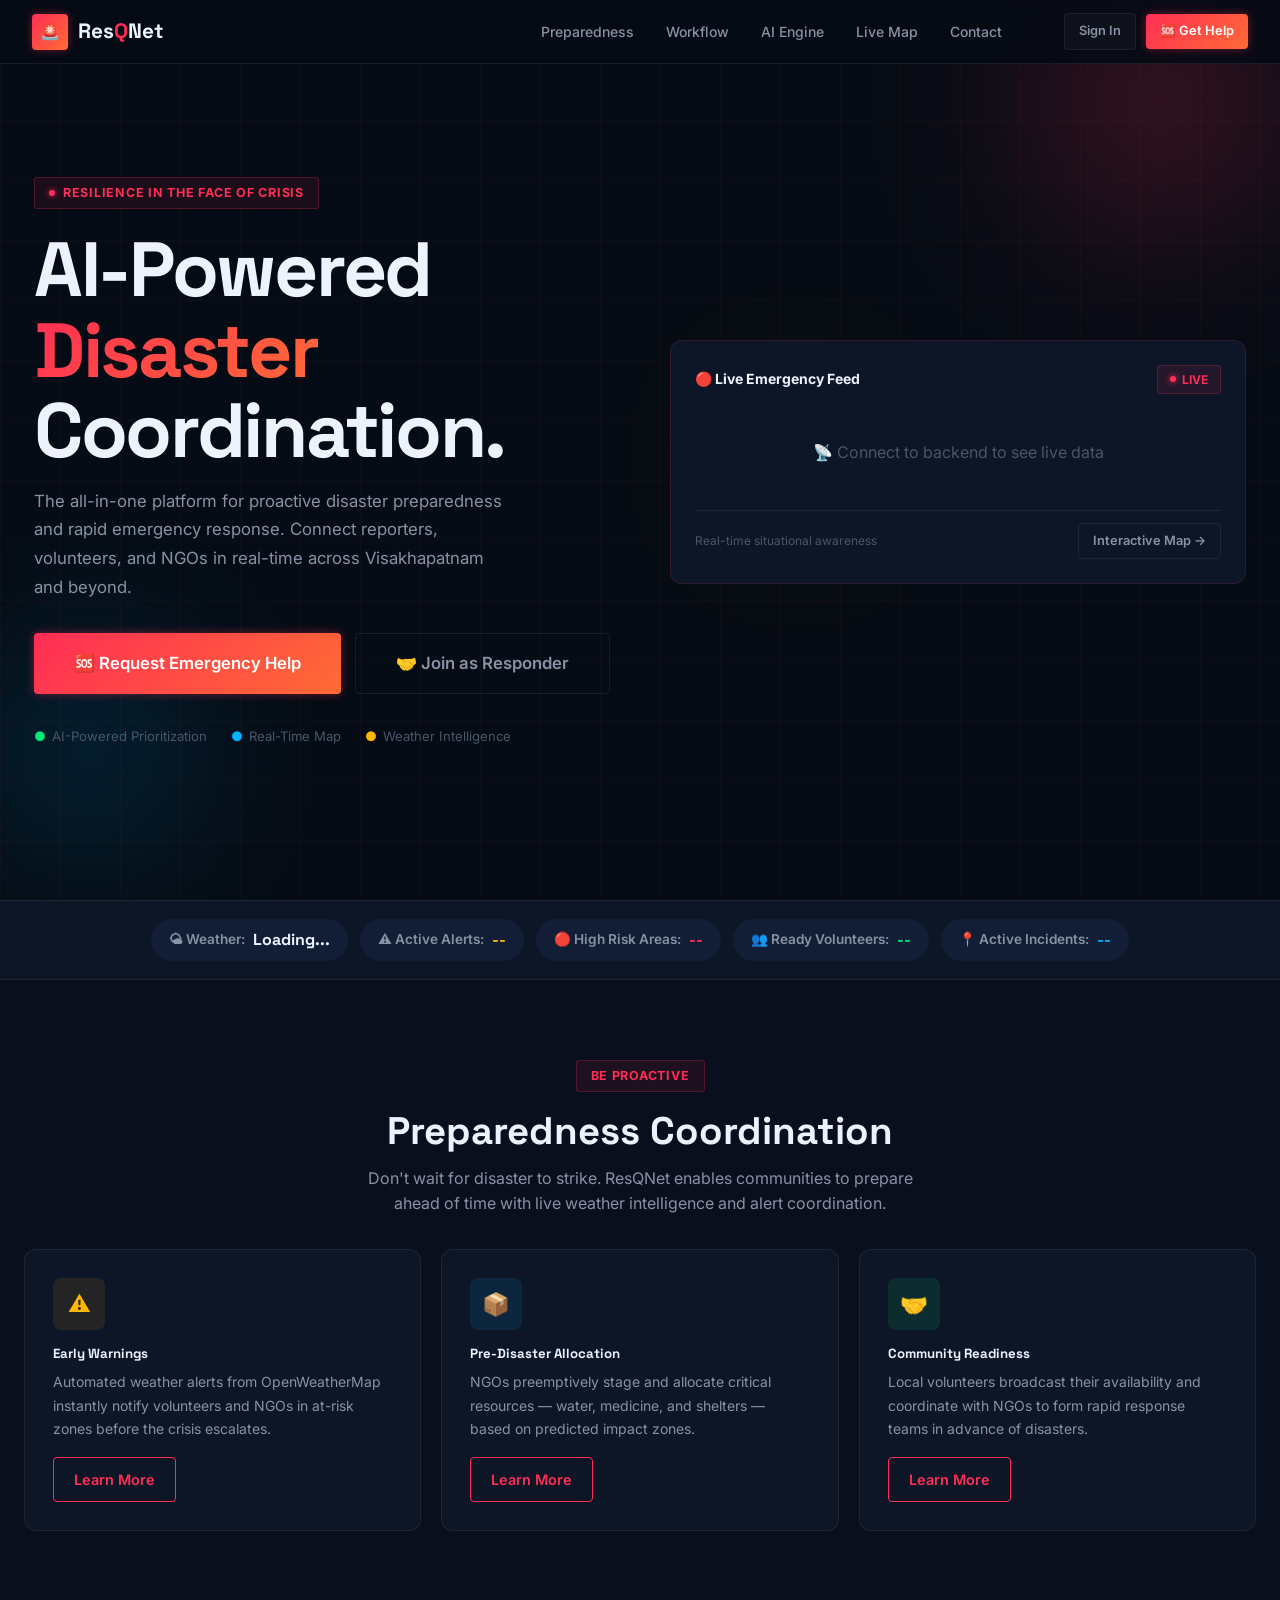
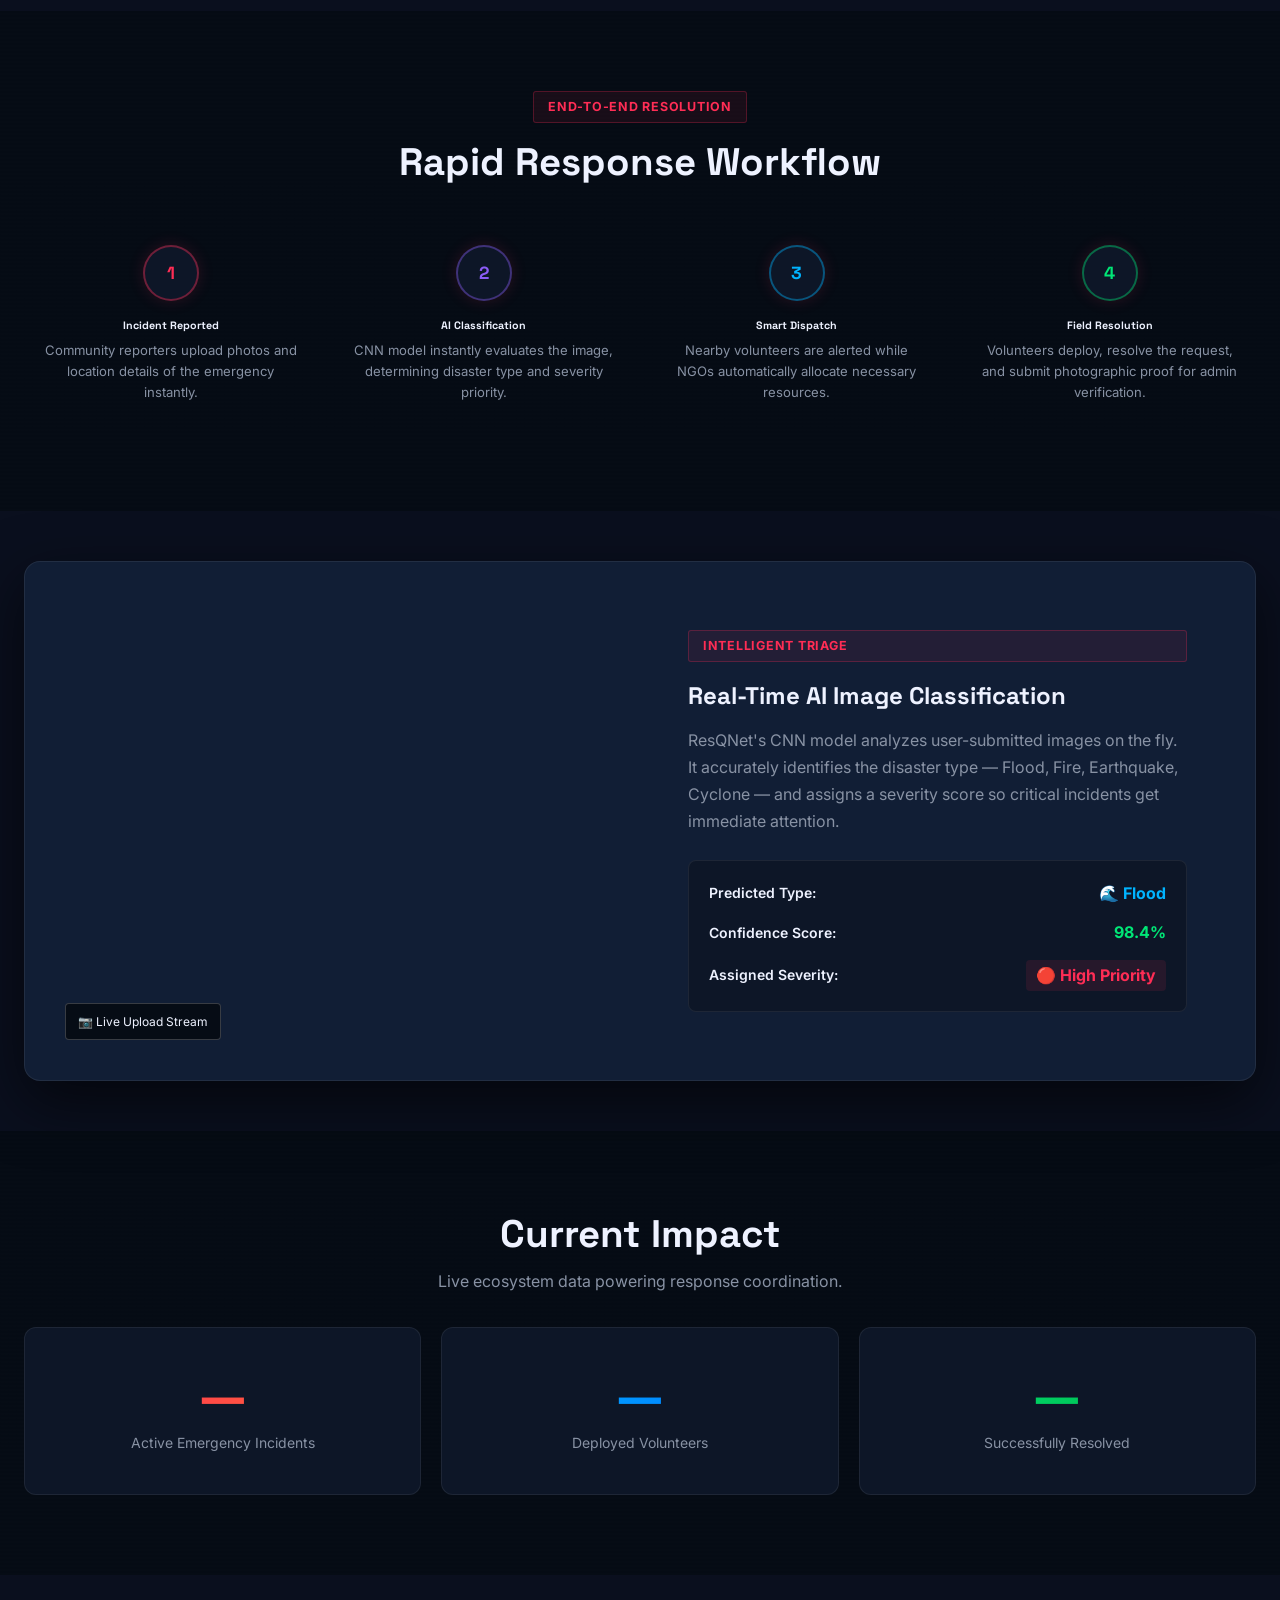
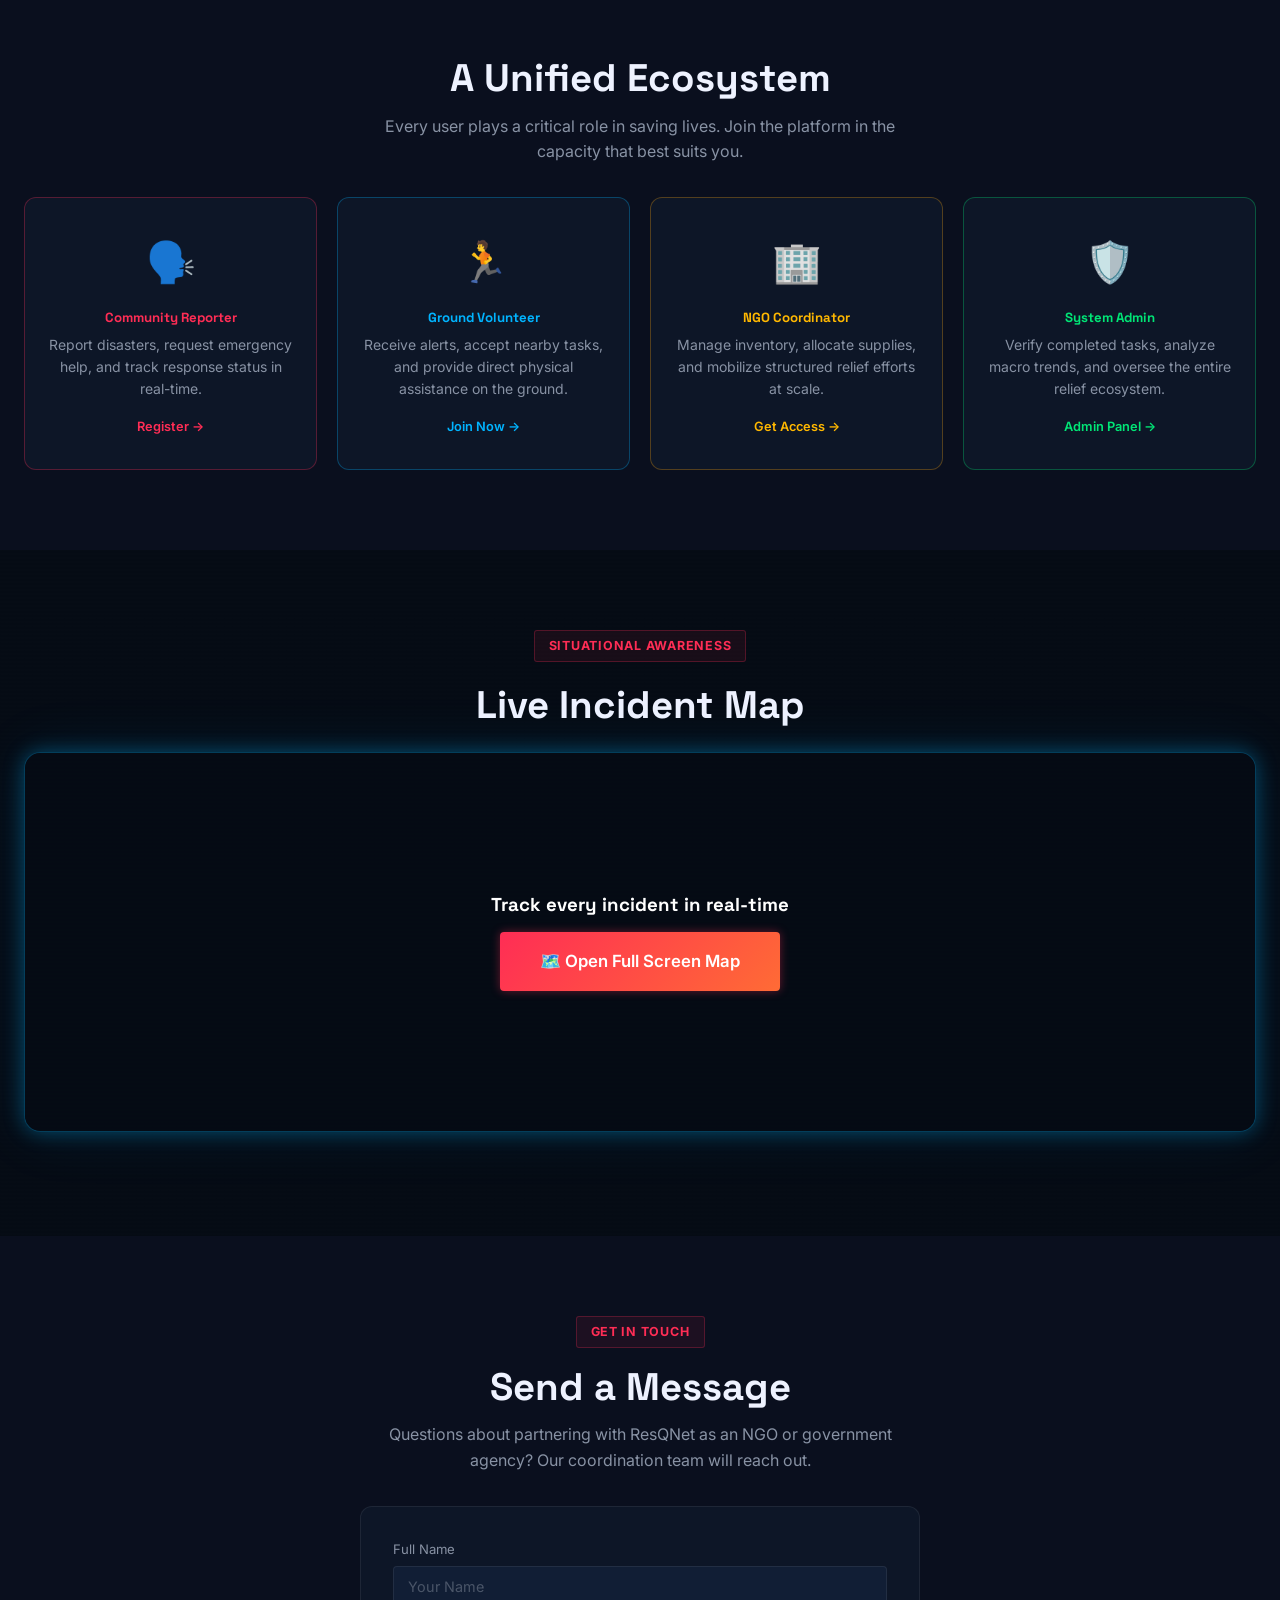
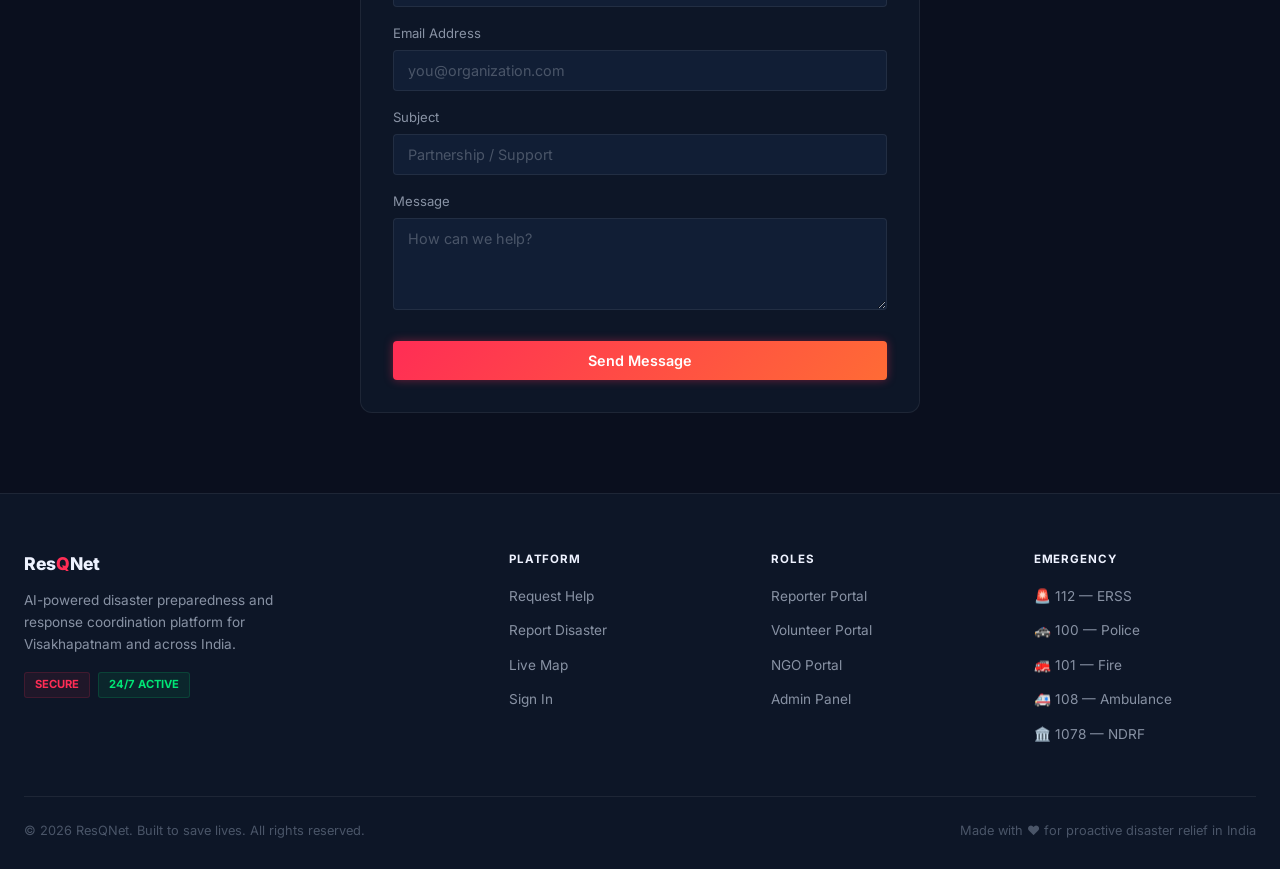
<file: frontend/index.html>
<!DOCTYPE html>
<html lang="en">

<head>
  <meta charset="UTF-8">
  <meta name="viewport" content="width=device-width, initial-scale=1.0">
  <title>ResQNet — AI-Powered Disaster Relief Coordination</title>
  <meta name="description"
    content="ResQNet connects disaster reporters with volunteers and NGOs in real time using AI-driven prioritization, live maps, and resource management.">
  <link rel="stylesheet" href="css/styles.css">
  <style>
    /* HERO */
    .hero-section {
      min-height: 100vh;
      display: flex;
      align-items: center;
      padding: calc(var(--topbar-h) + 40px) 0 80px;
      position: relative;
      overflow: hidden;
    }

    .hero-grid {
      position: absolute;
      inset: 0;
      pointer-events: none;
      background-image:
        linear-gradient(rgba(255, 45, 85, 0.04) 1px, transparent 1px),
        linear-gradient(90deg, rgba(255, 45, 85, 0.04) 1px, transparent 1px);
      background-size: 60px 60px;
    }

    .hero-orb {
      position: absolute;
      border-radius: 50%;
      filter: blur(80px);
      pointer-events: none;
    }

    .orb-1 {
      width: 400px;
      height: 400px;
      background: radial-gradient(circle, #ff2d55 0%, transparent 70%);
      top: -100px;
      right: -80px;
      opacity: 0.3;
    }

    .orb-2 {
      width: 300px;
      height: 300px;
      background: radial-gradient(circle, #00b4ff 0%, transparent 70%);
      bottom: 0;
      left: -60px;
      opacity: 0.25;
    }

    .orb-3 {
      width: 200px;
      height: 200px;
      background: radial-gradient(circle, #ffb800 0%, transparent 70%);
      top: 40%;
      right: 30%;
      opacity: 0.15;
    }

    /* LIVE STATUS BAR */
    .status-bar {
      background: var(--bg-card);
      border-top: 1px solid var(--border-subtle);
      border-bottom: 1px solid var(--border-subtle);
      padding: 18px 0;
    }

    .status-bar-inner {
      display: flex;
      flex-wrap: wrap;
      gap: 12px;
      justify-content: center;
      align-items: center;
    }

    .status-pill {
      display: flex;
      align-items: center;
      gap: 8px;
      background: var(--bg-card-2);
      border: 1px solid var(--border-glass);
      border-radius: 999px;
      padding: 8px 18px;
      font-size: 0.85rem;
      font-weight: 600;
      color: var(--text-secondary);
    }

    .status-val {
      font-weight: 800;
      font-family: 'Space Grotesk', sans-serif;
      font-size: 1rem;
      color: var(--text-primary);
    }

    /* FEATURES */
    .feature-card {
      background: var(--bg-card);
      border: 1px solid var(--border-subtle);
      border-radius: var(--radius-lg);
      padding: 28px;
      transition: var(--transition);
      position: relative;
      overflow: hidden;
      display: flex;
      flex-direction: column;
      height: 100%;
    }

    .feature-card::after {
      content: '';
      position: absolute;
      bottom: 0;
      left: 0;
      right: 0;
      height: 2px;
      background: var(--grad-primary);
      transform: scaleX(0);
      transform-origin: left;
      transition: var(--transition);
    }

    .feature-card:hover {
      border-color: rgba(255, 45, 85, 0.25);
      transform: translateY(-4px);
      box-shadow: var(--shadow);
    }

    .feature-card:hover::after {
      transform: scaleX(1);
    }

    .feature-icon {
      width: 52px;
      height: 52px;
      border-radius: var(--radius);
      display: flex;
      align-items: center;
      justify-content: center;
      font-size: 1.4rem;
      margin-bottom: 16px;
    }

    /* WORKFLOW */
    .step-card {
      text-align: center;
      padding: 28px 16px;
    }

    .step-number {
      width: 56px;
      height: 56px;
      border-radius: 50%;
      background: var(--bg-card);
      border: 2px solid rgba(255, 45, 85, 0.4);
      display: flex;
      align-items: center;
      justify-content: center;
      margin: 0 auto 18px;
      font-size: 1.1rem;
      font-weight: 800;
      color: var(--accent-red);
      font-family: 'Space Grotesk', sans-serif;
      box-shadow: 0 0 16px rgba(255, 45, 85, 0.15);
    }

    /* AI PANEL */
    .ai-panel {
      display: flex;
      flex-wrap: wrap;
      background: var(--bg-card-2);
      border: 1px solid var(--border-subtle);
      border-radius: var(--radius-xl);
      overflow: hidden;
      box-shadow: var(--shadow-lg);
    }

    .ai-panel>div {
      flex: 1 1 300px;
    }

    .ai-panel-img {
      background: url('https://images.unsplash.com/photo-1547683905-f686c993aae5?q=80&w=800&auto=format&fit=crop') center/cover;
      min-height: 340px;
      position: relative;
    }

    .ai-panel-content {
      padding: 48px;
      display: flex;
      flex-direction: column;
      justify-content: center;
    }

    /* LIVE FEED */
    #live-feed-container .feed-item {
      display: flex;
      gap: 12px;
      padding: 12px 0;
      border-bottom: 1px solid var(--border-subtle);
      font-size: 0.82rem;
    }

    #live-feed-container .feed-item:last-child {
      border-bottom: none;
    }

    .feed-dot {
      width: 8px;
      height: 8px;
      border-radius: 50%;
      flex-shrink: 0;
      margin-top: 4px;
    }

    /* ROLES */
    .role-card {
      background: var(--bg-card);
      border: 1px solid var(--border-subtle);
      border-radius: var(--radius-lg);
      padding: 32px 24px;
      text-align: center;
      transition: var(--transition);
      height: 100%;
      display: flex;
      flex-direction: column;
      text-decoration: none;
      color: inherit;
    }

    .role-card:hover {
      transform: translateY(-4px);
      box-shadow: var(--shadow);
    }

    .role-icon {
      font-size: 2.5rem;
      margin-bottom: 16px;
    }

    /* MAP PREVIEW */
    .map-preview {
      background: url('https://images.unsplash.com/photo-1524661135-423995f22d0b?q=80&w=1200&auto=format&fit=crop') center/cover;
      height: 380px;
      border-radius: var(--radius-xl);
      position: relative;
      display: flex;
      align-items: center;
      justify-content: center;
      border: 1px solid var(--border-blue);
      box-shadow: var(--glow-blue);
    }

    .map-preview::before {
      content: '';
      position: absolute;
      inset: 0;
      background: rgba(5, 11, 20, 0.6);
      border-radius: var(--radius-xl);
    }

    /* STAT HIGHLIGHTS */
    .stat-hl-val {
      font-size: clamp(2.5rem, 5vw, 3.5rem);
      font-weight: 900;
      line-height: 1;
      font-family: 'Space Grotesk', sans-serif;
    }

    @media(max-width:768px) {
      .hero-section {
        padding-top: calc(var(--topbar-h) + 20px);
      }

      .ai-panel-content {
        padding: 28px;
      }
    }
  </style>
</head>

<body>

  <!-- NAVBAR -->
  <nav class="resq-navbar" id="main-navbar">
    <a href="index.html" class="nav-brand">
      <div class="nav-brand-icon">🚨</div>
      <span class="nav-brand-name">Res<span>Q</span>Net</span>
    </a>
    <ul class="nav-links" id="nav-links">
      <li><a href="#preparedness">Preparedness</a></li>
      <li><a href="#workflow">Workflow</a></li>
      <li><a href="#ai">AI Engine</a></li>
      <li><a href="map.html">Live Map</a></li>
      <li><a href="#contact">Contact</a></li>
    </ul>
    <div class="nav-actions">
      <a href="auth.html" class="btn btn-ghost btn-sm">Sign In</a>
      <a href="auth.html" class="btn btn-primary btn-sm">🆘 Get Help</a>
    </div>
    <button class="nav-toggle" id="nav-toggle-btn" aria-label="Toggle menu">☰</button>
  </nav>
  <div class="nav-mobile-menu" id="nav-mobile-menu">
    <a href="#preparedness">Preparedness</a>
    <a href="#workflow">Workflow</a>
    <a href="#ai">AI Engine</a>
    <a href="map.html">Live Map</a>
    <a href="#contact">Contact</a>
    <a href="auth.html" class="btn btn-primary btn-sm" style="margin-top:6px;text-align:center;">🆘 Get Help Now</a>
  </div>

  <!-- 1. HERO -->
  <section class="hero-section" id="hero">
    <div class="hero-grid"></div>
    <div class="orb-1 hero-orb"></div>
    <div class="orb-2 hero-orb"></div>
    <div class="orb-3 hero-orb"></div>
    <div class="container" style="position:relative;z-index:1;">
      <div class="grid-2" style="align-items:center;gap:60px;">
        <!-- LEFT: Copy -->
        <div>
          <div class="hero-eyebrow">
            <span class="hero-eyebrow-dot"></span>
            Resilience in the face of crisis
          </div>
          <h1 class="display-1 mb-16">
            AI-Powered<br>
            <span class="gradient-text">Disaster</span><br>
            Coordination.
          </h1>
          <p style="color:var(--text-secondary);font-size:1.05rem;line-height:1.7;max-width:480px;margin-bottom:32px;">
            The all-in-one platform for proactive disaster preparedness and rapid emergency response. Connect reporters,
            volunteers, and NGOs in real-time across Visakhapatnam and beyond.
          </p>
          <div style="display:flex;gap:14px;flex-wrap:wrap;">
            <a href="auth.html" class="btn btn-primary btn-xl animate-glow">🆘 Request Emergency Help</a>
            <a href="auth.html" class="btn btn-outline btn-xl">🤝 Join as Responder</a>
          </div>
          <div style="display:flex;gap:24px;margin-top:32px;flex-wrap:wrap;">
            <div style="font-size:0.82rem;color:var(--text-muted);display:flex;align-items:center;gap:6px;"><span
                style="color:var(--accent-green);">●</span> AI-Powered Prioritization</div>
            <div style="font-size:0.82rem;color:var(--text-muted);display:flex;align-items:center;gap:6px;"><span
                style="color:var(--accent-blue);">●</span> Real-Time Map</div>
            <div style="font-size:0.82rem;color:var(--text-muted);display:flex;align-items:center;gap:6px;"><span
                style="color:var(--accent-amber);">●</span> Weather Intelligence</div>
          </div>
        </div>
        <!-- RIGHT: Live Feed -->
        <div>
          <div class="resq-card" style="border:1px solid rgba(255,45,85,0.15);">
            <div style="display:flex;align-items:center;justify-content:space-between;margin-bottom:16px;">
              <div style="font-weight:700;font-size:0.875rem;">🔴 Live Emergency Feed</div>
              <div class="badge-live">LIVE</div>
            </div>
            <div id="live-feed-container" style="max-height:300px;overflow-y:auto;">
              <div style="text-align:center;padding:40px;color:var(--text-muted);">
                <div style="font-size:2rem;margin-bottom:12px;">📡</div>
                Connect to backend to see live data
              </div>
            </div>
            <div
              style="margin-top:14px;padding-top:12px;border-top:1px solid var(--border-subtle);display:flex;justify-content:space-between;align-items:center;">
              <div style="font-size:0.75rem;color:var(--text-muted);">Real-time situational awareness</div>
              <a href="map.html" class="btn btn-outline btn-sm">Interactive Map →</a>
            </div>
          </div>
        </div>
      </div>
    </div>
  </section>

  <!-- 2. LIVE STATUS BAR -->
  <div class="status-bar">
    <div class="container status-bar-inner">
      <div class="status-pill">🌤 Weather: <span class="status-val" id="status-weather">Loading...</span></div>
      <div class="status-pill" style="border-color:rgba(245,158,11,0.3);">⚠ Active Alerts: <span class="status-val"
          style="color:var(--accent-amber);" id="status-alerts">--</span></div>
      <div class="status-pill" style="border-color:rgba(239,68,68,0.3);">🔴 High Risk Areas: <span class="status-val"
          style="color:var(--accent-red);" id="status-risk">--</span></div>
      <div class="status-pill" style="border-color:rgba(0,230,118,0.3);">👥 Ready Volunteers: <span class="status-val"
          style="color:var(--accent-green);" id="status-volunteers">--</span></div>
      <div class="status-pill" style="border-color:rgba(0,180,255,0.3);">📍 Active Incidents: <span class="status-val"
          style="color:var(--accent-blue);" id="status-incidents">--</span></div>
    </div>
  </div>

  <!-- 3. PREPAREDNESS -->
  <section class="section" id="preparedness" style="background:var(--bg-secondary);">
    <div class="container">
      <div class="text-center mb-32">
        <div class="hero-eyebrow" style="margin:0 auto 16px;">Be Proactive</div>
        <h2 class="section-title">Preparedness Coordination</h2>
        <p
          style="color:var(--text-secondary);margin-top:12px;font-size:1rem;max-width:560px;margin-left:auto;margin-right:auto;">
          Don't wait for disaster to strike. ResQNet enables communities to prepare ahead of time with live weather
          intelligence and alert coordination.
        </p>
      </div>
      <div class="grid-3">
        <div class="feature-card">
          <div class="feature-icon" style="background:rgba(245,158,11,0.1);color:var(--accent-amber);">⚠️</div>
          <h5>Early Warnings</h5>
          <p style="color:var(--text-secondary);font-size:0.875rem;line-height:1.7;margin-top:8px;flex:1;">Automated
            weather alerts from OpenWeatherMap instantly notify volunteers and NGOs in at-risk zones before the crisis
            escalates.</p>
          <a href="auth.html" class="btn-resq-outline" style="align-self:flex-start;margin-top:16px;">Learn More</a>
        </div>
        <div class="feature-card">
          <div class="feature-icon" style="background:rgba(0,180,255,0.1);color:var(--accent-blue);">📦</div>
          <h5>Pre-Disaster Allocation</h5>
          <p style="color:var(--text-secondary);font-size:0.875rem;line-height:1.7;margin-top:8px;flex:1;">NGOs
            preemptively stage and allocate critical resources — water, medicine, and shelters — based on predicted
            impact zones.</p>
          <a href="auth.html" class="btn-resq-outline" style="align-self:flex-start;margin-top:16px;">Learn More</a>
        </div>
        <div class="feature-card">
          <div class="feature-icon" style="background:rgba(0,230,118,0.1);color:var(--accent-green);">🤝</div>
          <h5>Community Readiness</h5>
          <p style="color:var(--text-secondary);font-size:0.875rem;line-height:1.7;margin-top:8px;flex:1;">Local
            volunteers broadcast their availability and coordinate with NGOs to form rapid response teams in advance of
            disasters.</p>
          <a href="auth.html" class="btn-resq-outline" style="align-self:flex-start;margin-top:16px;">Learn More</a>
        </div>
      </div>
    </div>
  </section>

  <!-- 4. WORKFLOW -->
  <section class="section" id="workflow">
    <div class="container">
      <div class="text-center mb-32">
        <div class="hero-eyebrow" style="margin:0 auto 16px;">End-to-End Resolution</div>
        <h2 class="section-title">Rapid Response Workflow</h2>
      </div>
      <div class="grid-4">
        <div class="step-card">
          <div class="step-number">1</div>
          <h6>Incident Reported</h6>
          <p style="color:var(--text-secondary);font-size:0.82rem;margin-top:8px;line-height:1.6;">Community reporters
            upload photos and location details of the emergency instantly.</p>
        </div>
        <div class="step-card">
          <div class="step-number" style="border-color:rgba(139,92,246,0.4);color:#8b5cf6;">2</div>
          <h6>AI Classification</h6>
          <p style="color:var(--text-secondary);font-size:0.82rem;margin-top:8px;line-height:1.6;">CNN model instantly
            evaluates the image, determining disaster type and severity priority.</p>
        </div>
        <div class="step-card">
          <div class="step-number" style="border-color:rgba(0,180,255,0.4);color:var(--accent-blue);">3</div>
          <h6>Smart Dispatch</h6>
          <p style="color:var(--text-secondary);font-size:0.82rem;margin-top:8px;line-height:1.6;">Nearby volunteers are
            alerted while NGOs automatically allocate necessary resources.</p>
        </div>
        <div class="step-card">
          <div class="step-number" style="border-color:rgba(0,230,118,0.4);color:var(--accent-green);">4</div>
          <h6>Field Resolution</h6>
          <p style="color:var(--text-secondary);font-size:0.82rem;margin-top:8px;line-height:1.6;">Volunteers deploy,
            resolve the request, and submit photographic proof for admin verification.</p>
        </div>
      </div>
    </div>
  </section>

  <!-- 5. AI CLASSIFICATION -->
  <section class="section-sm" id="ai" style="background:var(--bg-secondary);">
    <div class="container">
      <div class="ai-panel">
        <div class="ai-panel-img">
          <div
            style="position:absolute;bottom:20px;left:20px;background:rgba(0,0,0,0.6);padding:8px 12px;border-radius:var(--radius-sm);font-size:0.75rem;border:1px solid rgba(255,255,255,0.2);">
            📷 Live Upload Stream
          </div>
        </div>
        <div class="ai-panel-content">
          <div class="hero-eyebrow mb-12">Intelligent Triage</div>
          <h2 class="mb-16">Real-Time AI Image Classification</h2>
          <p style="color:var(--text-secondary);margin-bottom:24px;line-height:1.7;">
            ResQNet's CNN model analyzes user-submitted images on the fly. It accurately identifies the disaster type —
            Flood, Fire, Earthquake, Cyclone — and assigns a severity score so critical incidents get immediate
            attention.
          </p>
          <div
            style="background:var(--bg-card);padding:20px;border-radius:var(--radius);border:1px solid var(--border-subtle);display:flex;flex-direction:column;gap:14px;">
            <div style="display:flex;justify-content:space-between;align-items:center;">
              <span style="font-weight:600;font-size:0.875rem;">Predicted Type:</span>
              <span style="color:var(--accent-blue);font-weight:700;">🌊 Flood</span>
            </div>
            <div style="display:flex;justify-content:space-between;align-items:center;">
              <span style="font-weight:600;font-size:0.875rem;">Confidence Score:</span>
              <span style="color:var(--accent-green);font-weight:700;">98.4%</span>
            </div>
            <div style="display:flex;justify-content:space-between;align-items:center;">
              <span style="font-weight:600;font-size:0.875rem;">Assigned Severity:</span>
              <span
                style="color:var(--accent-red);font-weight:700;background:rgba(255,45,85,0.1);padding:3px 10px;border-radius:4px;">🔴
                High Priority</span>
            </div>
          </div>
        </div>
      </div>
    </div>
  </section>

  <!-- 6. LIVE STATS -->
  <section class="section">
    <div class="container">
      <div class="text-center mb-32">
        <h2 class="section-title">Current Impact</h2>
        <p
          style="color:var(--text-secondary);margin-top:12px;font-size:1rem;max-width:460px;margin-left:auto;margin-right:auto;">
          Live ecosystem data powering response coordination.</p>
      </div>
      <div class="grid-3 text-center">
        <div class="resq-card" style="padding:40px;">
          <div class="stat-hl-val gradient-text" id="hero-stat-requests">—</div>
          <div style="color:var(--text-secondary);font-size:0.875rem;margin-top:8px;">Active Emergency Incidents</div>
        </div>
        <div class="resq-card" style="padding:40px;">
          <div class="stat-hl-val gradient-text-blue" id="hero-stat-volunteers">—</div>
          <div style="color:var(--text-secondary);font-size:0.875rem;margin-top:8px;">Deployed Volunteers</div>
        </div>
        <div class="resq-card" style="padding:40px;">
          <div class="stat-hl-val"
            style="background:var(--grad-success);-webkit-background-clip:text;-webkit-text-fill-color:transparent;background-clip:text;"
            id="hero-stat-completed">—</div>
          <div style="color:var(--text-secondary);font-size:0.875rem;margin-top:8px;">Successfully Resolved</div>
        </div>
      </div>
    </div>
  </section>

  <!-- 7. ROLES -->
  <section class="section" style="background:var(--bg-secondary);">
    <div class="container">
      <div class="text-center mb-32">
        <h2 class="section-title">A Unified Ecosystem</h2>
        <p
          style="color:var(--text-secondary);margin-top:12px;font-size:1rem;max-width:560px;margin-left:auto;margin-right:auto;">
          Every user plays a critical role in saving lives. Join the platform in the capacity that best suits you.</p>
      </div>
      <div class="grid-4">
        <a href="auth.html" class="role-card" style="border-color:rgba(255,45,85,0.3);">
          <div class="role-icon">🗣️</div>
          <h5 class="mb-8" style="color:var(--accent-red);">Community Reporter</h5>
          <p style="color:var(--text-secondary);font-size:0.875rem;flex:1;">Report disasters, request emergency help,
            and track response status in real-time.</p>
          <div style="margin-top:16px;font-size:0.8rem;color:var(--accent-red);font-weight:600;">Register →</div>
        </a>
        <a href="auth.html" class="role-card" style="border-color:rgba(0,180,255,0.3);">
          <div class="role-icon">🏃</div>
          <h5 class="mb-8" style="color:var(--accent-blue);">Ground Volunteer</h5>
          <p style="color:var(--text-secondary);font-size:0.875rem;flex:1;">Receive alerts, accept nearby tasks, and
            provide direct physical assistance on the ground.</p>
          <div style="margin-top:16px;font-size:0.8rem;color:var(--accent-blue);font-weight:600;">Join Now →</div>
        </a>
        <a href="auth.html" class="role-card" style="border-color:rgba(245,158,11,0.3);">
          <div class="role-icon">🏢</div>
          <h5 class="mb-8" style="color:var(--accent-amber);">NGO Coordinator</h5>
          <p style="color:var(--text-secondary);font-size:0.875rem;flex:1;">Manage inventory, allocate supplies, and
            mobilize structured relief efforts at scale.</p>
          <div style="margin-top:16px;font-size:0.8rem;color:var(--accent-amber);font-weight:600;">Get Access →</div>
        </a>
        <a href="auth.html" class="role-card" style="border-color:rgba(0,230,118,0.3);">
          <div class="role-icon">🛡️</div>
          <h5 class="mb-8" style="color:var(--accent-green);">System Admin</h5>
          <p style="color:var(--text-secondary);font-size:0.875rem;flex:1;">Verify completed tasks, analyze macro
            trends, and oversee the entire relief ecosystem.</p>
          <div style="margin-top:16px;font-size:0.8rem;color:var(--accent-green);font-weight:600;">Admin Panel →</div>
        </a>
      </div>
    </div>
  </section>

  <!-- 8. MAP PREVIEW -->
  <section class="section">
    <div class="container text-center">
      <div class="hero-eyebrow mb-12">Situational Awareness</div>
      <h2 class="section-title mb-24">Live Incident Map</h2>
      <div class="map-preview mb-24">
        <div style="position:relative;z-index:1;">
          <h3 class="mb-16" style="color:#fff;">Track every incident in real-time</h3>
          <a href="map.html" class="btn btn-primary btn-xl animate-glow">🗺️ Open Full Screen Map</a>
        </div>
      </div>
    </div>
  </section>

  <!-- 9. CONTACT -->
  <section class="section" id="contact" style="background:var(--bg-secondary);">
    <div class="container">
      <div class="text-center mb-32">
        <div class="hero-eyebrow" style="margin:0 auto 16px;">Get in Touch</div>
        <h2 class="section-title">Send a Message</h2>
        <p
          style="color:var(--text-secondary);margin-top:12px;font-size:1rem;max-width:560px;margin-left:auto;margin-right:auto;">
          Questions about partnering with ResQNet as an NGO or government agency? Our coordination team will reach out.
        </p>
      </div>
      <div class="resq-card" style="max-width:560px;margin:0 auto;padding:32px;">
        <form onsubmit="submitContact(event)">
          <div style="margin-bottom:16px;">
            <label style="display:block;margin-bottom:6px;font-size:0.82rem;color:var(--text-secondary);">Full
              Name</label>
            <input type="text" id="contact-name" class="resq-input w-100" placeholder="Your Name" required>
          </div>
          <div style="margin-bottom:16px;">
            <label style="display:block;margin-bottom:6px;font-size:0.82rem;color:var(--text-secondary);">Email
              Address</label>
            <input type="email" id="contact-email" class="resq-input w-100" placeholder="you@organization.com" required>
          </div>
          <div style="margin-bottom:16px;">
            <label
              style="display:block;margin-bottom:6px;font-size:0.82rem;color:var(--text-secondary);">Subject</label>
            <input type="text" id="contact-subject" class="resq-input w-100" placeholder="Partnership / Support"
              required>
          </div>
          <div style="margin-bottom:24px;">
            <label
              style="display:block;margin-bottom:6px;font-size:0.82rem;color:var(--text-secondary);">Message</label>
            <textarea id="contact-message" class="resq-input w-100" rows="4" placeholder="How can we help?"
              required></textarea>
          </div>
          <button type="submit" class="btn btn-primary w-100" style="justify-content:center;">Send Message</button>
        </form>
      </div>
    </div>
  </section>

  <!-- FOOTER -->
  <footer class="resq-footer">
    <div class="container">
      <div style="display:grid;grid-template-columns:2fr 1fr 1fr 1fr;gap:40px;margin-bottom:40px;flex-wrap:wrap;">
        <div>
          <div style="font-weight:800;font-size:1.1rem;margin-bottom:12px;">Res<span
              style="color:var(--accent-red);">Q</span>Net</div>
          <p style="color:var(--text-secondary);font-size:0.85rem;line-height:1.6;max-width:280px;">AI-powered disaster
            preparedness and response coordination platform for Visakhapatnam and across India.</p>
          <div style="display:flex;gap:8px;margin-top:16px;">
            <div
              style="background:rgba(255,45,85,0.08);border:1px solid rgba(255,45,85,0.15);padding:3px 10px;border-radius:3px;font-size:0.7rem;color:var(--accent-red);font-weight:700;">
              SECURE</div>
            <div
              style="background:rgba(0,230,118,0.08);border:1px solid rgba(0,230,118,0.15);padding:3px 10px;border-radius:3px;font-size:0.7rem;color:var(--accent-green);font-weight:700;">
              24/7 ACTIVE</div>
          </div>
        </div>
        <div>
          <div class="footer-heading">Platform</div>
          <ul class="footer-links">
            <li><a href="auth.html">Request Help</a></li>
            <li><a href="auth.html">Report Disaster</a></li>
            <li><a href="map.html">Live Map</a></li>
            <li><a href="auth.html">Sign In</a></li>
          </ul>
        </div>
        <div>
          <div class="footer-heading">Roles</div>
          <ul class="footer-links">
            <li><a href="auth.html">Reporter Portal</a></li>
            <li><a href="auth.html">Volunteer Portal</a></li>
            <li><a href="auth.html">NGO Portal</a></li>
            <li><a href="auth.html">Admin Panel</a></li>
          </ul>
        </div>
        <div>
          <div class="footer-heading">Emergency</div>
          <ul class="footer-links">
            <li><a href="tel:112">🚨 112 — ERSS</a></li>
            <li><a href="tel:100">🚓 100 — Police</a></li>
            <li><a href="tel:101">🚒 101 — Fire</a></li>
            <li><a href="tel:108">🚑 108 — Ambulance</a></li>
            <li><a href="tel:1078">🏛️ 1078 — NDRF</a></li>
          </ul>
        </div>
      </div>
      <div
        style="border-top:1px solid var(--border-subtle);padding-top:24px;display:flex;justify-content:space-between;align-items:center;flex-wrap:wrap;gap:12px;">
        <div style="color:var(--text-muted);font-size:0.8rem;">© 2026 ResQNet. Built to save lives. All rights reserved.
        </div>
        <div style="color:var(--text-muted);font-size:0.8rem;">Made with ❤️ for proactive disaster relief in India</div>
      </div>
    </div>
  </footer>

  <div id="toast-container"></div>

  <script src="js/api.js"></script>
  <script src="js/main.js"></script>
  <script>
    /* Navbar */
    window.addEventListener('scroll', () => {
      document.getElementById('main-navbar').classList.toggle('scrolled', window.scrollY > 20);
    });
    document.getElementById('nav-toggle-btn').addEventListener('click', () => {
      document.getElementById('nav-mobile-menu').classList.toggle('open');
    });
    document.addEventListener('click', e => {
      const nav = document.getElementById('main-navbar');
      const menu = document.getElementById('nav-mobile-menu');
      if (!nav.contains(e.target) && !menu.contains(e.target)) menu.classList.remove('open');
    });

    /* Contact form */
    async function submitContact(e) {
      e.preventDefault();
      try {
        const res = await fetch(`${API_BASE}/contact`, {
          method: 'POST',
          headers: { 'Content-Type': 'application/json' },
          body: JSON.stringify({
            name: document.getElementById('contact-name').value,
            email: document.getElementById('contact-email').value,
            subject: document.getElementById('contact-subject').value,
            message: document.getElementById('contact-message').value,
          })
        });
        Toast.show('Message sent! We will get back to you soon.', 'success');
        e.target.reset();
      } catch (err) {
        Toast.show('Message sent successfully!', 'success');
        e.target.reset();
      }
    }

    /* Live feed */
    const PRIORITY_MAP = {
      High: { dot: 'var(--accent-red)', label: '🔴 High' },
      Medium: { dot: 'var(--accent-amber)', label: '🟡 Medium' },
      Low: { dot: 'var(--accent-green)', label: '🟢 Low' }
    };
    const TYPE_ICONS = { Food: '🍱', Water: '💧', Medicine: '💊', Rescue: '🚁', Shelter: '🏠', Flood: '🌊', Fire: '🔥', Earthquake: '🌍', Cyclone: '🌀' };

    async function loadLiveFeed() {
      const el = document.getElementById('live-feed-container');
      if (!el) return;
      try {
        const data = await Api.get('/map/data');
        const requests = (data.requests || []).slice(0, 7);
        if (!requests.length) {
          el.innerHTML = '<div style="text-align:center;padding:30px;color:var(--text-muted);">No active requests at this time.</div>';
          return;
        }
        el.innerHTML = requests.map(r => {
          const pm = PRIORITY_MAP[r.priority_level] || PRIORITY_MAP.Medium;
          const icon = TYPE_ICONS[r.request_type] || '📋';
          return `<div class="feed-item">
          <div class="feed-dot" style="background:${pm.dot};box-shadow:0 0 5px ${pm.dot};"></div>
          <div style="flex:1;">
            <div style="font-weight:600;font-size:0.82rem;">${icon} ${r.request_type} <span style="color:${pm.dot};font-size:0.7rem;">${pm.label}</span></div>
            <div style="color:var(--text-muted);font-size:0.72rem;margin-top:2px;">${r.number_of_people} people • ${timeAgo(r.created_at)}</div>
          </div>
          <a href="map.html?request_id=${r.request_id}" style="color:var(--accent-blue);font-size:0.72rem;text-decoration:none;flex-shrink:0;">Map →</a>
        </div>`;
        }).join('');
      } catch (e) {
        el.innerHTML = '<div style="text-align:center;padding:30px;color:var(--text-muted);">📡 Connect to backend to see live data</div>';
      }
    }

    async function loadStats() {
      try {
        const data = await Api.get('/map/data');
        const requests = data.requests || [];
        const set = (id, val) => { const el = document.getElementById(id); if (el) el.textContent = val; };
        set('hero-stat-requests', requests.filter(r => r.status !== 'Completed').length);
        set('hero-stat-volunteers', data.total_volunteers || (data.volunteers || []).length);
        set('hero-stat-completed', requests.filter(r => r.status === 'Completed').length);
        set('status-incidents', requests.filter(r => r.status !== 'Completed').length);
        set('status-volunteers', data.total_volunteers || (data.volunteers || []).length);
      } catch (e) { }

      try {
        const aData = await Api.get('/alerts');
        const alerts = aData.alerts || [];
        const set = (id, val) => { const el = document.getElementById(id); if (el) el.textContent = val; };
        set('status-alerts', alerts.length);
        set('status-risk', alerts.filter(a => a.severity === 'Warning' || a.severity === 'Emergency').length);
      } catch (e) { }

      try {
        const wRes = await fetch('https://api.openweathermap.org/data/2.5/weather?lat=17.6868&lon=83.2185&appid=38476dcf18ad926c09445e9f110042f4&units=metric');
        const w = await wRes.json();
        const el = document.getElementById('status-weather');
        if (el) el.textContent = `${Math.round(w.main.temp)}°C, ${w.weather[0].main}`;
      } catch (e) { }
    }

    document.addEventListener('DOMContentLoaded', () => {
      loadLiveFeed();
      loadStats();
      setInterval(loadLiveFeed, 15000);
    });
  </script>
</body>

</html>
</file>
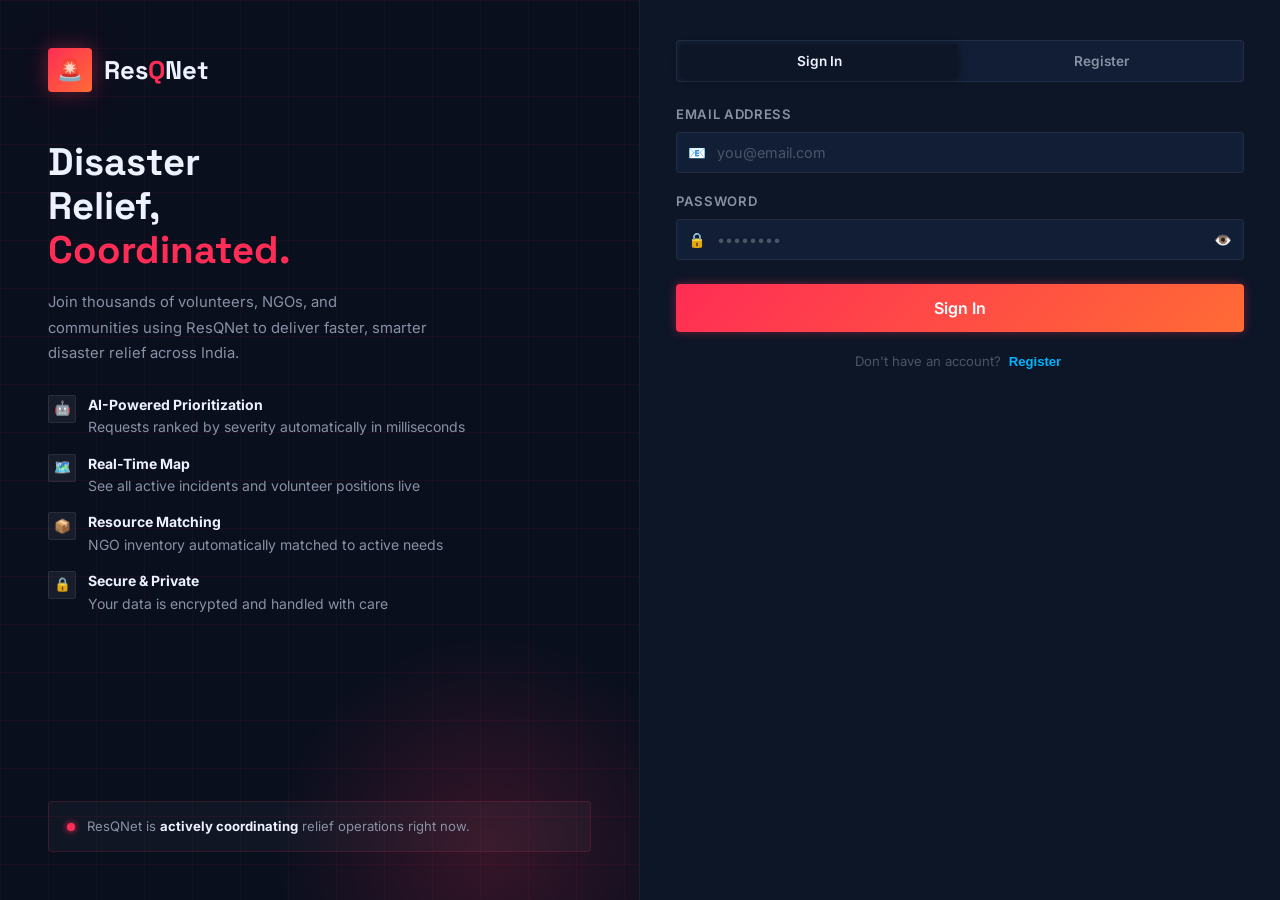
<file: frontend/auth.html>
<!DOCTYPE html>
<html lang="en">

<head>
  <meta charset="UTF-8">
  <meta name="viewport" content="width=device-width, initial-scale=1.0">
  <title>ResQNet — Sign In or Register</title>
  <meta name="description" content="Sign in or create your ResQNet account as a reporter, volunteer, NGO, or admin.">
  <link rel="stylesheet" href="css/styles.css">
  <style>
    /* Auth page full-screen */
    html,
    body {
      height: 100%;
      overflow: hidden;
    }

    .auth-page {
      display: grid;
      grid-template-columns: 1fr 1fr;
      height: 100vh;
    }

    /* ── Left Brand Panel ── */
    .auth-brand-panel {
      background: var(--bg-secondary);
      border-right: 1px solid var(--border-subtle);
      display: flex;
      flex-direction: column;
      padding: 48px;
      position: relative;
      overflow: hidden;
    }

    /* Animated grid bg */
    .auth-brand-panel::before {
      content: '';
      position: absolute;
      inset: 0;
      background-image:
        linear-gradient(rgba(255, 45, 85, 0.05) 1px, transparent 1px),
        linear-gradient(90deg, rgba(255, 45, 85, 0.05) 1px, transparent 1px);
      background-size: 48px 48px;
    }

    /* Neon orb */
    .auth-brand-panel::after {
      content: '';
      position: absolute;
      width: 500px;
      height: 500px;
      border-radius: 50%;
      background: radial-gradient(circle, rgba(255, 45, 85, 0.18) 0%, transparent 60%);
      bottom: -200px;
      right: -100px;
      pointer-events: none;
    }

    .auth-brand-content {
      position: relative;
      z-index: 1;
      display: flex;
      flex-direction: column;
      height: 100%;
    }

    .auth-logo-wrap {
      display: flex;
      align-items: center;
      gap: 12px;
      margin-bottom: 48px;
    }

    .auth-logo-icon {
      width: 44px;
      height: 44px;
      background: var(--grad-primary);
      border-radius: var(--radius-sm);
      display: flex;
      align-items: center;
      justify-content: center;
      font-size: 1.3rem;
      box-shadow: var(--glow-red);
    }

    .auth-logo-name {
      font-family: 'Space Grotesk', sans-serif;
      font-size: 1.6rem;
      font-weight: 800;
      color: var(--text-primary);
    }

    .auth-logo-name span {
      color: var(--accent-red);
    }

    .auth-hero-title {
      font-family: 'Space Grotesk', sans-serif;
      font-size: clamp(2rem, 3vw, 3rem);
      font-weight: 800;
      line-height: 1.15;
      margin-bottom: 18px;
    }

    .auth-hero-title .hl {
      color: var(--accent-red);
    }

    .auth-bullets {
      display: flex;
      flex-direction: column;
      gap: 14px;
      margin-bottom: 40px;
    }

    .auth-bullet {
      display: flex;
      align-items: flex-start;
      gap: 12px;
      font-size: 0.875rem;
      color: var(--text-secondary);
    }

    .auth-bullet-icon {
      width: 28px;
      height: 28px;
      background: var(--bg-glass-strong);
      border: 1px solid var(--border-subtle);
      border-radius: var(--radius-xs);
      display: flex;
      align-items: center;
      justify-content: center;
      font-size: 0.85rem;
      flex-shrink: 0;
      margin-top: 1px;
    }

    /* Rotating live stat */
    .auth-stat-ticker {
      margin-top: auto;
      background: var(--bg-glass);
      border: 1px solid rgba(255, 45, 85, 0.15);
      border-radius: var(--radius-sm);
      padding: 14px 18px;
      display: flex;
      align-items: center;
      gap: 12px;
    }

    .ticker-dot {
      width: 8px;
      height: 8px;
      border-radius: 50%;
      background: var(--accent-red);
      box-shadow: 0 0 6px var(--accent-red);
      animation: pulseRed 1.5s ease-in-out infinite;
      flex-shrink: 0;
    }

    .ticker-text {
      font-size: 0.82rem;
      color: var(--text-secondary);
    }

    .ticker-text strong {
      color: var(--text-primary);
    }

    /* ── Right Form Panel ── */
    .auth-form-panel {
      background: var(--bg-card);
      overflow-y: auto;
      max-height: 100vh;
      display: flex;
      flex-direction: column;
      padding: 40px 36px;
    }

    /* Role selector */
    .role-grid {
      display: grid;
      grid-template-columns: repeat(2, 1fr);
      gap: 10px;
      margin-bottom: 20px;
    }

    .role-card {
      padding: 14px 12px;
      border: 2px solid var(--border-subtle);
      border-radius: var(--radius-sm);
      cursor: pointer;
      transition: var(--transition);
      text-align: center;
      background: var(--bg-card-2);
      position: relative;
    }

    .role-card:hover {
      border-color: rgba(255, 45, 85, 0.3);
      background: rgba(255, 45, 85, 0.04);
    }

    .role-card.selected {
      border-color: var(--accent-red);
      background: rgba(255, 45, 85, 0.08);
    }

    .role-card.selected::after {
      content: '✓';
      position: absolute;
      top: 6px;
      right: 8px;
      font-size: 0.65rem;
      color: var(--accent-red);
      font-weight: 700;
    }

    .role-card-icon {
      font-size: 1.6rem;
      margin-bottom: 6px;
    }

    .role-card-label {
      font-size: 0.78rem;
      font-weight: 700;
      color: var(--text-primary);
    }

    .role-card-desc {
      font-size: 0.67rem;
      color: var(--text-muted);
      margin-top: 2px;
    }

    /* Auth tabs */
    .auth-tabs {
      display: flex;
      gap: 4px;
      background: var(--bg-card-2);
      border: 1px solid var(--border-subtle);
      border-radius: var(--radius-sm);
      padding: 3px;
      margin-bottom: 22px;
    }

    .auth-tab-btn {
      flex: 1;
      padding: 9px;
      border: none;
      border-radius: 3px;
      background: transparent;
      color: var(--text-secondary);
      font-size: 0.85rem;
      font-weight: 600;
      cursor: pointer;
      transition: var(--transition-sm);
      font-family: 'Inter', sans-serif;
    }

    .auth-tab-btn.active {
      background: var(--bg-card);
      color: var(--text-primary);
      box-shadow: var(--shadow-sm);
    }

    /* Conditional extras */
    #volunteer-extras,
    #ngo-extras,
    #admin-extras {
      display: none;
    }

    #volunteer-extras.show,
    #ngo-extras.show,
    #admin-extras.show {
      display: block;
    }

    /* Skill chips in register */
    #skills-grid.skills-grid {
      margin-bottom: 4px;
    }

    @media (max-width: 900px) {

      html,
      body {
        overflow: auto;
      }

      .auth-page {
        grid-template-columns: 1fr;
      }

      .auth-brand-panel {
        min-height: 280px;
        padding: 28px 24px;
      }

      .auth-brand-panel::before,
      .auth-brand-panel::after {
        display: none;
      }

      .auth-bullets {
        display: none;
      }

      .auth-stat-ticker {
        display: none;
      }

      .auth-form-panel {
        padding: 28px 24px;
      }
    }
  </style>
</head>

<body>

  <div class="auth-page">

    <!-- ── LEFT: Brand Panel ── -->
    <div class="auth-brand-panel">
      <div class="auth-brand-content">
        <a href="index.html" class="auth-logo-wrap" style="text-decoration:none">
          <div class="auth-logo-icon">🚨</div>
          <span class="auth-logo-name">Res<span>Q</span>Net</span>
        </a>

        <h1 class="auth-hero-title">
          Disaster<br>Relief,<br><span class="hl">Coordinated.</span>
        </h1>

        <p style="color:var(--text-secondary);font-size:0.925rem;line-height:1.7;max-width:380px;margin-bottom:28px">
          Join thousands of volunteers, NGOs, and communities using ResQNet to deliver faster, smarter disaster relief
          across India.
        </p>

        <div class="auth-bullets">
          <div class="auth-bullet">
            <div class="auth-bullet-icon">🤖</div>
            <div><strong style="color:var(--text-primary)">AI-Powered Prioritization</strong><br>Requests ranked by
              severity automatically in milliseconds</div>
          </div>
          <div class="auth-bullet">
            <div class="auth-bullet-icon">🗺️</div>
            <div><strong style="color:var(--text-primary)">Real-Time Map</strong><br>See all active incidents and
              volunteer positions live</div>
          </div>
          <div class="auth-bullet">
            <div class="auth-bullet-icon">📦</div>
            <div><strong style="color:var(--text-primary)">Resource Matching</strong><br>NGO inventory automatically
              matched to active needs</div>
          </div>
          <div class="auth-bullet">
            <div class="auth-bullet-icon">🔒</div>
            <div><strong style="color:var(--text-primary)">Secure &amp; Private</strong><br>Your data is encrypted and
              handled with care</div>
          </div>
        </div>

        <!-- Live stat ticker -->
        <div class="auth-stat-ticker">
          <div class="ticker-dot"></div>
          <div class="ticker-text" id="auth-ticker">
            ResQNet is <strong>actively coordinating</strong> relief operations right now.
          </div>
        </div>
      </div>
    </div>

    <!-- ── RIGHT: Form Panel ── -->
    <div class="auth-form-panel" id="auth-form-panel">

      <!-- Auth Tabs -->
      <div class="auth-tabs" id="auth-tabs">
        <button class="auth-tab-btn active" id="tab-login" onclick="switchAuthTab('login')">Sign In</button>
        <button class="auth-tab-btn" id="tab-register" onclick="switchAuthTab('register')">Register</button>
      </div>

      <!-- Alert area -->
      <div id="auth-alert" class="resq-alert danger" style="display:none;margin-bottom:14px"></div>

      <!-- ── LOGIN FORM ── -->
      <div id="login-form-wrap">
        <form id="login-form">
          <div class="resq-form-group">
            <label class="resq-label">Email Address</label>
            <div class="input-with-icon">
              <span class="input-icon">📧</span>
              <input type="email" class="resq-input" id="login-email" placeholder="you@email.com" required
                autocomplete="email">
            </div>
          </div>
          <div class="resq-form-group">
            <label class="resq-label">Password</label>
            <div class="input-with-icon">
              <span class="input-icon">🔒</span>
              <input type="password" class="resq-input" id="login-password" placeholder="••••••••" required
                autocomplete="current-password">
              <span class="input-toggle" onclick="togglePassword('login-password', this)">👁️</span>
            </div>
          </div>
          <button type="submit" class="btn btn-primary w-100 btn-lg" id="login-btn"
            style="justify-content:center;margin-top:6px">
            Sign In
          </button>
        </form>
        <div style="text-align:center;margin-top:16px">
          <span style="color:var(--text-muted);font-size:0.82rem">Don't have an account?</span>
          <button onclick="switchAuthTab('register')"
            style="background:none;border:none;color:var(--accent-blue);font-size:0.82rem;cursor:pointer;font-weight:600;padding:0 4px">Register</button>
        </div>
      </div>

      <!-- ── REGISTER FORM ── -->
      <div id="register-form-wrap" style="display:none">
        <!-- Role Selector -->
        <div style="margin-bottom:22px" id="role-selector-wrap">
          <div class="label-upper mb-12">I am a...</div>
          <div class="role-grid">
            <div class="role-card selected" id="role-reporter" onclick="selectRole('reporter')">
              <div class="role-card-icon">👤</div>
              <div class="role-card-label">Reporter</div>
              <div class="role-card-desc">Need help</div>
            </div>
            <div class="role-card" id="role-volunteer" onclick="selectRole('volunteer')">
              <div class="role-card-icon">🤝</div>
              <div class="role-card-label">Volunteer</div>
              <div class="role-card-desc">Help out</div>
            </div>
            <div class="role-card" id="role-ngo" onclick="selectRole('ngo')">
              <div class="role-card-icon">🏢</div>
              <div class="role-card-label">NGO</div>
              <div class="role-card-desc">Organization</div>
            </div>
            <div class="role-card" id="role-admin" onclick="selectRole('admin')">
              <div class="role-card-icon">🛡️</div>
              <div class="role-card-label">Admin</div>
              <div class="role-card-desc">System admin</div>
            </div>
          </div>
        </div>

        <form id="register-form">
          <div class="resq-form-group">
            <label class="resq-label">Full Name *</label>
            <div class="input-with-icon">
              <span class="input-icon">👤</span>
              <input type="text" class="resq-input" id="reg-name" placeholder="Your full name" required>
            </div>
          </div>
          <div style="display:grid;grid-template-columns:1fr 1fr;gap:12px">
            <div class="resq-form-group">
              <label class="resq-label">Phone Number</label>
              <div class="input-with-icon">
                <span class="input-icon">📞</span>
                <input type="tel" class="resq-input" id="reg-phone" placeholder="+91...">
              </div>
            </div>
            <div class="resq-form-group">
              <label class="resq-label">Email Address *</label>
              <div class="input-with-icon">
                <span class="input-icon">📧</span>
                <input type="email" class="resq-input" id="reg-email" placeholder="you@email.com" required>
              </div>
            </div>
          </div>
          <div class="resq-form-group">
            <label class="resq-label">Password *</label>
            <div class="input-with-icon">
              <span class="input-icon">🔒</span>
              <input type="password" class="resq-input" id="reg-password" placeholder="Min. 6 characters" required>
              <span class="input-toggle" onclick="togglePassword('reg-password', this)">👁️</span>
            </div>
            <div class="password-strength">
              <div class="strength-bar">
                <div class="strength-segment" id="str-1"></div>
                <div class="strength-segment" id="str-2"></div>
                <div class="strength-segment" id="str-3"></div>
                <div class="strength-segment" id="str-4"></div>
              </div>
              <div class="strength-text" id="strength-text">Enter a password</div>
            </div>
          </div>
          <div class="resq-form-group">
            <label class="resq-label">Confirm Password *</label>
            <div class="input-with-icon">
              <span class="input-icon">🔒</span>
              <input type="password" class="resq-input" id="reg-confirm" placeholder="Repeat password" required>
              <span class="input-toggle" onclick="togglePassword('reg-confirm', this)">👁️</span>
            </div>
          </div>

          <!-- ── Volunteer Extras ── -->
          <div id="volunteer-extras">
            <div class="resq-divider"></div>
            <div class="label-upper mb-12">Volunteer Details</div>
            <div class="resq-form-group">
              <label class="resq-label">Skills &amp; Expertise</label>
              <div id="skills-grid" class="skills-grid mb-8">
                <div class="skill-chip" data-skill="First Aid">🩺 First Aid</div>
                <div class="skill-chip" data-skill="Search &amp; Rescue">🔍 Search &amp; Rescue</div>
                <div class="skill-chip" data-skill="Medical">💊 Medical</div>
                <div class="skill-chip" data-skill="Logistics">🚛 Logistics</div>
                <div class="skill-chip" data-skill="Communication">📡 Communication</div>
                <div class="skill-chip" data-skill="Counseling">💬 Counseling</div>
                <div class="skill-chip" data-skill="Driving">🚗 Driving</div>
                <div class="skill-chip" data-skill="Tech">💻 Tech</div>
              </div>
              <input type="hidden" id="reg-skills">
            </div>
            <div class="resq-form-group">
              <label class="resq-label">Availability</label>
              <select class="resq-select" id="reg-availability">
                <option value="available">🟢 Available Now</option>
                <option value="weekends">📅 Weekends Only</option>
                <option value="on-call">📞 On-Call</option>
                <option value="unavailable">🔴 Unavailable</option>
              </select>
            </div>
          </div>

          <!-- ── NGO Extras ── -->
          <div id="ngo-extras">
            <div class="resq-divider"></div>
            <div class="label-upper mb-12">Organization Details</div>
            <div class="resq-form-group">
              <label class="resq-label">Organization Name *</label>
              <div class="input-with-icon">
                <span class="input-icon">🏢</span>
                <input type="text" class="resq-input" id="reg-org-name" placeholder="e.g. Hyderabad Relief Foundation">
              </div>
            </div>
            <div class="resq-form-group">
              <label class="resq-label">Registration Number</label>
              <input type="text" class="resq-input" id="reg-reg-number" placeholder="NGO/FCRA registration number">
            </div>
          </div>

          <!-- ── Admin Extras ── -->
          <div id="admin-extras">
            <div class="resq-divider"></div>
            <div class="resq-alert warning mb-14" style="font-size:0.78rem">
              🔒 Admin registration requires a secret code issued by ResQNet HQ.
            </div>
            <div class="resq-form-group">
              <label class="resq-label">Admin Secret Code *</label>
              <div class="input-with-icon">
                <span class="input-icon">🛡️</span>
                <input type="password" class="resq-input" id="admin-secret-code" placeholder="Enter admin code">
              </div>
            </div>
          </div>

          <button type="submit" class="btn btn-primary w-100 btn-lg" id="register-btn"
            style="justify-content:center;margin-top:6px">
            Create Account
          </button>
        </form>
        <div style="text-align:center;margin-top:14px">
          <span style="color:var(--text-muted);font-size:0.82rem">Already have an account?</span>
          <button onclick="switchAuthTab('login')"
            style="background:none;border:none;color:var(--accent-blue);font-size:0.82rem;cursor:pointer;font-weight:600;padding:0 4px">Sign
            In</button>
        </div>
      </div>

    </div><!-- /auth-form-panel -->
  </div><!-- /auth-page -->

  <div id="toast-container"></div>

  <script src="js/api.js"></script>
  <script src="js/main.js"></script>
  <script src="js/auth.js"></script>
  <script>
    /* ── Tab Switcher ── */
    function switchAuthTab(tab) {
      const isLogin = tab === 'login';
      document.getElementById('tab-login').classList.toggle('active', isLogin);
      document.getElementById('tab-register').classList.toggle('active', !isLogin);
      document.getElementById('login-form-wrap').style.display = isLogin ? 'block' : 'none';
      document.getElementById('register-form-wrap').style.display = isLogin ? 'none' : 'block';
      document.getElementById('auth-alert').style.display = 'none';
    }

    /* ── Role Selector ── */
    let currentRole = 'reporter';
    function selectRole(role) {
      document.querySelectorAll('.role-card').forEach(c => c.classList.remove('selected'));
      document.getElementById('role-' + role).classList.add('selected');
      currentRole = role;

      document.getElementById('volunteer-extras').classList.toggle('show', role === 'volunteer');
      document.getElementById('ngo-extras').classList.toggle('show', role === 'ngo');
      document.getElementById('admin-extras').classList.toggle('show', role === 'admin');

      // Expose globally for auth.js
      window.selectedRole = role;
    }
    window.selectedRole = 'reporter';

    /* ── Password Visibility Toggle ── */
    function togglePassword(inputId, icon) {
      const input = document.getElementById(inputId);
      if (input.type === 'password') { input.type = 'text'; icon.textContent = '🙈'; }
      else { input.type = 'password'; icon.textContent = '👁️'; }
    }

    /* ── Live Stat Ticker ── */
    const TICKERS = [
      'ResQNet is <strong>actively coordinating</strong> relief operations right now.',
      '<strong>1,200+</strong> people helped across India this month.',
      '<strong>300+ volunteers</strong> are registered and ready to deploy.',
      'Average High-Priority response time: <strong>under 15 minutes</strong>.',
      'ResQNet covers <strong>5 disaster types</strong> across India.',
    ];
    let tickerIdx = 0;
    setInterval(() => {
      tickerIdx = (tickerIdx + 1) % TICKERS.length;
      document.getElementById('auth-ticker').innerHTML = TICKERS[tickerIdx];
    }, 4000);
  </script>
</body>

</html>
</file>
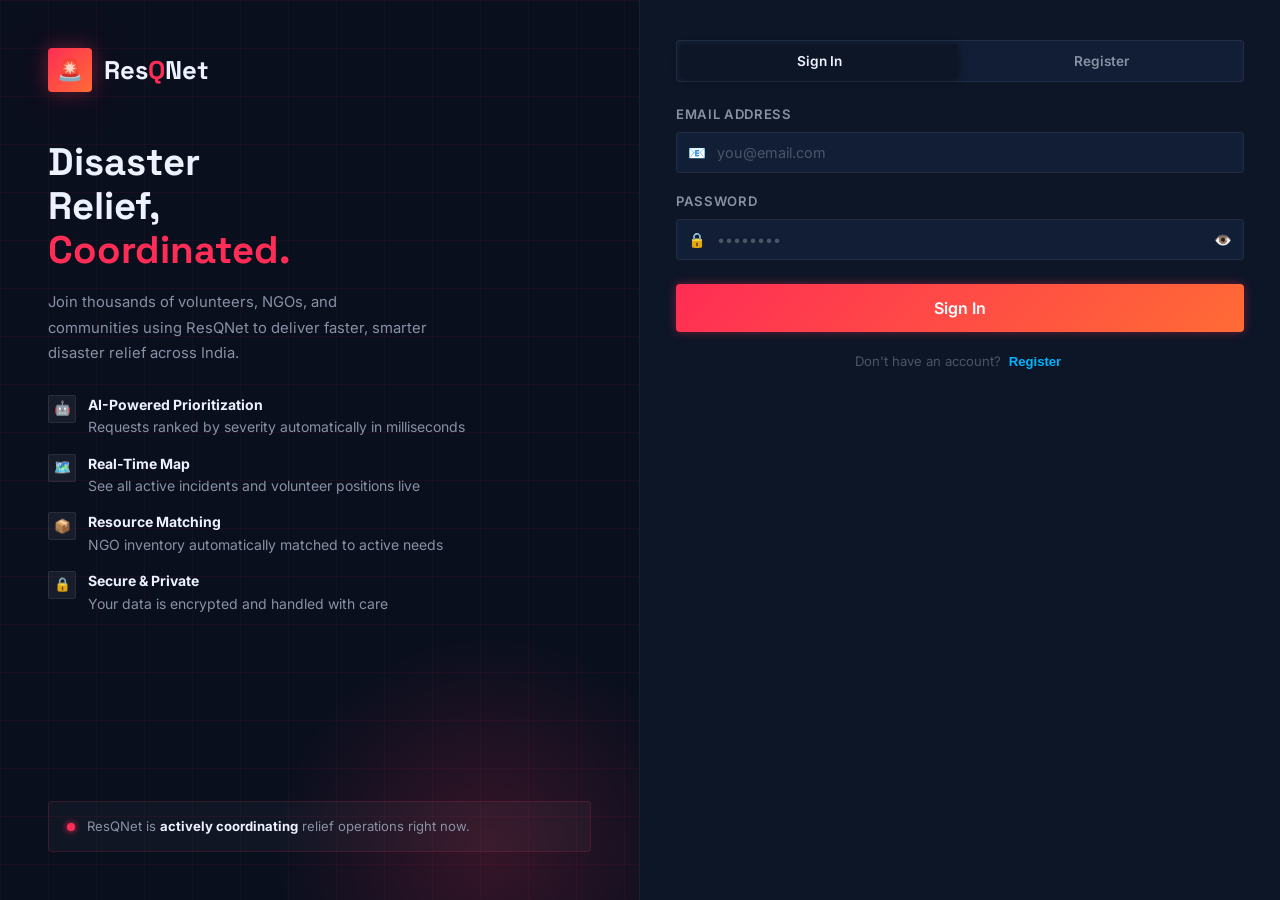
<file: frontend/user-dashboard.html>
<!DOCTYPE html>
<html lang="en">
<head>
  <meta charset="UTF-8">
  <meta name="viewport" content="width=device-width, initial-scale=1.0">
  <title>ResQNet — User Dashboard</title>
  <meta name="description" content="View and manage your disaster help requests on ResQNet.">
  <link rel="stylesheet" href="css/styles.css">
</head>
<body class="dashboard-page">

<!-- ── SIDEBAR ── -->
<aside class="resq-sidebar" id="resq-sidebar">
  <a href="index.html" class="sidebar-logo">
    <div class="brand-icon">🚨</div>
    <span class="brand-name">Res<span>Q</span>Net</span>
  </a>
  <nav class="sidebar-nav">
    <div class="sidebar-section-title">Main</div>
    <a href="user-dashboard.html" class="sidebar-nav-item active">
      <span class="nav-icon">📊</span> Dashboard
    </a>
    <a href="help-request.html" class="sidebar-nav-item">
      <span class="nav-icon">🆘</span> Request Help
    </a>
    <a href="report-disaster.html" class="sidebar-nav-item">
      <span class="nav-icon">📢</span> Report Disaster
    </a>
    <a href="map.html" class="sidebar-nav-item">
      <span class="nav-icon">🗺️</span> Live Map
    </a>
    <div class="sidebar-section-title" style="margin-top:10px">Account</div>
    <a href="#" class="sidebar-nav-item" onclick="document.getElementById('profile-section').scrollIntoView({behavior:'smooth'})">
      <span class="nav-icon">👤</span> Profile
    </a>
    <a href="#" class="sidebar-nav-item" onclick="handleLogout(); return false;">
      <span class="nav-icon">🚪</span> Logout
    </a>
  </nav>
  <div class="sidebar-footer">
    <div class="sidebar-user">
      <div class="sidebar-avatar" id="sidebar-avatar">U</div>
      <div>
        <div class="sidebar-user-name" id="sidebar-username">Loading...</div>
        <div class="sidebar-user-role" id="sidebar-userrole">Disaster Reporter</div>
      </div>
    </div>
  </div>
</aside>

<div class="sidebar-overlay" id="sidebar-overlay"></div>

<!-- ── MAIN CONTENT ── -->
<main class="dashboard-content">
  <!-- Header -->
  <div class="dashboard-header">
    <div>
      <div class="dashboard-title">My Dashboard</div>
      <div class="dashboard-subtitle">Track your help requests and AI analysis results</div>
    </div>
    <div class="flex items-center gap-12">
      <div class="notif-wrapper" id="notif-wrapper">
        <div class="notif-bell" id="notif-bell" onclick="toggleNotifDropdown()">
          🔔
          <div class="notif-badge" id="notif-badge">3</div>
        </div>
        <div class="notif-dropdown" id="notif-dropdown">
          <div class="notif-header">
            <div class="notif-header-title">🔔 Notifications</div>
            <button class="notif-clear-btn" onclick="clearNotifications()">Mark all read</button>
          </div>
          <div class="notif-list" id="notif-list">
            <div class="notif-empty">⏳ Loading...</div>
          </div>
          <div class="notif-footer">
            <a href="#" onclick="closeNotifDropdown()">View all →</a>
          </div>
        </div>
      </div>
      <a href="help-request.html" class="btn btn-primary btn-sm">+ New Request</a>
    </div>
  </div>

  <!-- Stats Grid -->
  <div class="stats-grid-4 mb-24">
    <div class="stat-card primary">
      <div class="stat-icon primary">📋</div>
      <div>
        <div class="stat-value" id="stat-total">0</div>
        <div class="stat-label">Total Requests</div>
        <div class="stat-change up">↑ All time</div>
      </div>
    </div>
    <div class="stat-card warning">
      <div class="stat-icon warning">⏳</div>
      <div>
        <div class="stat-value" id="stat-pending">0</div>
        <div class="stat-label">Pending</div>
        <div class="stat-change down">Needs attention</div>
      </div>
    </div>
    <div class="stat-card info">
      <div class="stat-icon info">✅</div>
      <div>
        <div class="stat-value" id="stat-accepted">0</div>
        <div class="stat-label">Accepted</div>
        <div class="stat-change up">↑ In progress</div>
      </div>
    </div>
    <div class="stat-card success">
      <div class="stat-icon success">🎯</div>
      <div>
        <div class="stat-value" id="stat-completed">0</div>
        <div class="stat-label">Completed</div>
        <div class="stat-change up">↑ Resolved</div>
      </div>
    </div>
  </div>

  <!-- Main Grid -->
  <div class="dashboard-grid-main">
    <!-- Left: Request History + Timeline + AI -->
    <div>
      <!-- Request History -->
      <div class="resq-card mb-20">
        <div class="flex items-center justify-between mb-16" style="flex-wrap:wrap;gap:10px">
          <h6 style="font-weight:700;margin:0">Request History</h6>
          <a href="help-request.html" class="btn btn-outline btn-sm">+ Submit New</a>
        </div>
        <div class="filter-bar">
          <div class="filter-search">
            <span class="filter-search-icon">🔍</span>
            <input type="text" class="resq-input" id="search-input" placeholder="Search requests...">
          </div>
          <select class="resq-select" id="status-filter" style="width:auto;min-width:130px">
            <option value="">All Statuses</option>
            <option value="Pending">Pending</option>
            <option value="Accepted">Accepted</option>
            <option value="Completed">Completed</option>
          </select>
          <select class="resq-select" id="type-filter" style="width:auto;min-width:120px">
            <option value="">All Types</option>
            <option value="Rescue">Rescue</option>
            <option value="Food">Food</option>
            <option value="Water">Water</option>
            <option value="Medicine">Medicine</option>
            <option value="Shelter">Shelter</option>
          </select>
        </div>
        <div class="resq-table-wrapper">
          <table class="resq-table">
            <thead><tr>
              <th>Request ID</th><th>Type</th><th>Priority</th>
              <th>Status</th><th>Submitted</th><th>AI Result</th>
            </tr></thead>
            <tbody id="requests-tbody">
              <tr><td colspan="6" style="text-align:center;padding:30px;color:var(--text-muted)">Loading...</td></tr>
            </tbody>
          </table>
        </div>
      </div>

      <!-- Timeline -->
      <div class="resq-card mb-20">
        <div class="mb-16">
          <h6 style="font-weight:700;margin:0">⏳ My Requests Timeline</h6>
          <p style="color:var(--text-muted);font-size:0.8rem;margin:4px 0 0">Live progress of your submitted requests</p>
        </div>
        <div id="timeline-container" class="timeline-container">
          <div style="text-align:center;padding:30px;color:var(--text-muted)">Loading timeline...</div>
        </div>
      </div>

      <!-- My Disaster Reports -->
      <div class="resq-card mb-20">
        <div class="mb-16">
          <h6 style="font-weight:700;margin:0">📢 My Disaster Reports</h6>
          <p style="color:var(--text-muted);font-size:0.8rem;margin:4px 0 0">Disasters you have reported to the network</p>
        </div>
        <div class="resq-table-wrapper">
          <table class="resq-table">
            <thead><tr>
              <th>Type</th><th>Severity</th><th>Location</th>
              <th>AI Analysis</th><th>Submitted</th><th>Action</th>
            </tr></thead>
            <tbody id="disasters-tbody">
              <tr><td colspan="6" style="text-align:center;padding:30px;color:var(--text-muted)">Loading...</td></tr>
            </tbody>
          </table>
        </div>
      </div>

      <!-- AI Results Panel -->
      <div class="resq-card" id="profile-section">
        <div class="flex items-center justify-between mb-20" style="flex-wrap:wrap;gap:10px">
          <h6 style="font-weight:700;margin:0">🤖 AI Analysis Result</h6>
          <span style="font-size:0.72rem;color:var(--text-muted)">Click "AI Result" on any request</span>
        </div>
        <div id="ai-result-panel" class="ai-panel">
          <div class="ai-panel-title">🤖 AI ANALYSIS ENGINE</div>
          <div style="text-align:center;padding:20px;color:var(--text-muted);font-size:0.875rem">
            Select a request above to view AI analysis
          </div>
        </div>
      </div>
    </div>

    <!-- Right: Profile + Quick Actions + Emergency -->
    <div>
      <!-- Profile Card -->
      <div class="profile-card mb-20">
        <div class="profile-cover">
          <div class="profile-cover-pattern"></div>
        </div>
        <div class="profile-avatar-wrap">
          <div class="profile-avatar" id="profile-avatar">U</div>
        </div>
        <div class="profile-info">
          <div class="profile-name" id="profile-name">Loading...</div>
          <span class="profile-role reporter">Disaster Reporter</span>
          <div class="profile-details">
            <div class="profile-detail-row">
              <span class="profile-detail-icon">📧</span>
              <span class="profile-detail-label">Email</span>
              <span class="profile-detail-value profile-email">—</span>
            </div>
            <div class="profile-detail-row">
              <span class="profile-detail-icon">📞</span>
              <span class="profile-detail-label">Phone</span>
              <span class="profile-detail-value profile-phone">—</span>
            </div>
            <div class="profile-detail-row">
              <span class="profile-detail-icon">📅</span>
              <span class="profile-detail-label">Member since</span>
              <span class="profile-detail-value">June 2024</span>
            </div>
          </div>
        </div>
      </div>

      <!-- Quick Actions -->
      <div class="resq-card mb-20">
        <h6 style="font-weight:700;margin-bottom:14px">Quick Actions</h6>
        <div class="quick-action-grid">
          <a href="help-request.html" class="quick-action">
            <div class="quick-action-icon">🆘</div>
            <div class="quick-action-text">Request Help</div>
          </a>
          <a href="report-disaster.html" class="quick-action">
            <div class="quick-action-icon">📢</div>
            <div class="quick-action-text">Report Disaster</div>
          </a>
          <a href="map.html" class="quick-action">
            <div class="quick-action-icon">🗺️</div>
            <div class="quick-action-text">View Map</div>
          </a>
          <a href="#" class="quick-action" onclick="handleLogout(); return false;">
            <div class="quick-action-icon">🚪</div>
            <div class="quick-action-text">Logout</div>
          </a>
        </div>
      </div>

      <!-- Emergency Numbers -->
      <div class="resq-card">
        <h6 style="font-weight:700;margin-bottom:14px">📞 Emergency Contacts</h6>
        <div style="display:flex;flex-direction:column;gap:6px">
          <a href="tel:112"  class="emergency-link red"   ><span>🚨 ERSS (All)</span><strong class="red">112</strong></a>
          <a href="tel:100"  class="emergency-link blue"  ><span>🚓 Police</span><strong class="blue">100</strong></a>
          <a href="tel:101"  class="emergency-link amber" ><span>🚒 Fire</span><strong class="amber">101</strong></a>
          <a href="tel:108"  class="emergency-link green" ><span>🚑 Ambulance</span><strong class="green">108</strong></a>
          <a href="tel:1078" class="emergency-link purple"><span>🏛️ Disaster Mgmt</span><strong class="purple">1078</strong></a>
          <a href="tel:1091" class="emergency-link pink"  ><span>👩 Women Helpline</span><strong style="color:#EC4899">1091</strong></a>
          <a href="tel:1098" class="emergency-link blue"  ><span>👧 Child Helpline</span><strong class="blue">1098</strong></a>
        </div>
      </div>
    </div>
  </div>
</main>

<!-- Floating Action Button -->
<a href="help-request.html" style="
  position:fixed; bottom:80px; right:20px; z-index:201;
  width:56px; height:56px; border-radius:50%;
  background:var(--grad-primary); color:#fff;
  display:flex; align-items:center; justify-content:center;
  font-size:1.4rem; text-decoration:none;
  box-shadow:var(--glow-red); transition:var(--transition);
  animation:glowPulse 2s ease-in-out infinite;
" title="New Help Request">🆘</a>

<button class="sidebar-toggle" id="sidebar-toggle-btn">☰</button>
<div id="toast-container"></div>

<script src="js/api.js"></script>
<script src="js/main.js"></script>
<script src="js/user-dashboard.js"></script>
<script>
  document.addEventListener('DOMContentLoaded', () => {
    const user = Session.get();
    if (!user) return;
    const initials = user.name.split(' ').map(n=>n[0]).join('').toUpperCase().slice(0,2);
    const pav = document.getElementById('profile-avatar');
    if (pav) pav.textContent = initials;
  });
</script>
</body>
</html>
</file>
<file: frontend/css/styles.css>
/* ============================================================
   ResQNet — Unified Design System v2.0
   Mission Control · Emergency Operations Aesthetic
   ============================================================ */

@import url('https://fonts.googleapis.com/css2?family=Inter:wght@300;400;500;600;700;800;900&family=Space+Grotesk:wght@400;500;600;700;800&display=swap');

/* ── CSS Custom Properties ── */
:root {
  /* Backgrounds */
  --bg-primary:     #050b14;
  --bg-secondary:   #0a0f1e;
  --bg-card:        #0d1627;
  --bg-card-2:      #111e35;
  --bg-card-hover:  #152040;
  --bg-glass:       rgba(255,255,255,0.03);
  --bg-glass-strong: rgba(255,255,255,0.06);

  /* Accent Colors */
  --accent-red:     #ff2d55;
  --accent-blue:    #00b4ff;
  --accent-amber:   #ffb800;
  --accent-green:   #00e676;
  --accent-purple:  #b44dff;

  /* Semantic Aliases */
  --primary:        var(--accent-red);
  --info:           var(--accent-blue);
  --warning:        var(--accent-amber);
  --success:        var(--accent-green);
  --danger:         var(--accent-red);

  /* Text */
  --text-primary:   #eef2ff;
  --text-secondary: #8892a4;
  --text-muted:     #4a5568;

  /* Borders */
  --border-subtle:  rgba(255,255,255,0.07);
  --border-accent:  rgba(255,45,85,0.3);
  --border-blue:    rgba(0,180,255,0.3);

  /* Glows */
  --glow-red:       0 0 20px rgba(255,45,85,0.35), 0 0 60px rgba(255,45,85,0.1);
  --glow-blue:      0 0 20px rgba(0,180,255,0.35), 0 0 60px rgba(0,180,255,0.1);
  --glow-amber:     0 0 20px rgba(255,184,0,0.35), 0 0 60px rgba(255,184,0,0.1);
  --glow-green:     0 0 20px rgba(0,230,118,0.35), 0 0 60px rgba(0,230,118,0.1);
  --glow-red-sm:    0 0 10px rgba(255,45,85,0.4);
  --glow-blue-sm:   0 0 10px rgba(0,180,255,0.4);

  /* Shadows */
  --shadow-sm:   0 2px 8px rgba(0,0,0,0.4);
  --shadow:      0 8px 32px rgba(0,0,0,0.5);
  --shadow-lg:   0 20px 60px rgba(0,0,0,0.6);

  /* Radius — sharp corners per spec (max 4px on buttons) */
  --radius-xs:  2px;
  --radius-sm:  4px;
  --radius:     8px;
  --radius-lg:  12px;
  --radius-xl:  16px;

  /* Layout */
  --sidebar-width: 248px;
  --topbar-h:      64px;

  /* Transitions */
  --transition:    0.25s cubic-bezier(0.4,0,0.2,1);
  --transition-sm: 0.15s ease;
  --transition-lg: 0.4s cubic-bezier(0.4,0,0.2,1);

  /* Priority Colors */
  --priority-high:   var(--accent-red);
  --priority-medium: var(--accent-amber);
  --priority-low:    var(--accent-green);

  /* Gradients */
  --grad-primary: linear-gradient(135deg, #ff2d55 0%, #ff6b35 100%);
  --grad-blue:    linear-gradient(135deg, #00b4ff 0%, #0070ff 100%);
  --grad-success: linear-gradient(135deg, #00e676 0%, #00b248 100%);
  --grad-warning: linear-gradient(135deg, #ffb800 0%, #ff8c00 100%);
  --grad-danger:  linear-gradient(135deg, #ff2d55 0%, #c0152b 100%);
  --grad-hero:    linear-gradient(135deg, #050b14 0%, #0a0f1e 50%, #050b14 100%);
}

/* ── Reset & Base ── */
*, *::before, *::after { box-sizing: border-box; margin: 0; padding: 0; }

html { scroll-behavior: smooth; font-size: 16px; -webkit-text-size-adjust: 100%; }

body {
  font-family: 'Inter', -apple-system, BlinkMacSystemFont, sans-serif;
  background: var(--bg-primary);
  color: var(--text-primary);
  min-height: 100vh;
  overflow-x: hidden;
  line-height: 1.6;
  /* Subtle scanline texture */
  background-image:
    repeating-linear-gradient(
      0deg,
      transparent,
      transparent 2px,
      rgba(255,255,255,0.005) 2px,
      rgba(255,255,255,0.005) 4px
    );
}

/* ── Scrollbar ── */
::-webkit-scrollbar { width: 5px; height: 5px; }
::-webkit-scrollbar-track { background: var(--bg-primary); }
::-webkit-scrollbar-thumb { background: rgba(255,45,85,0.4); border-radius: 2px; }
::-webkit-scrollbar-thumb:hover { background: var(--accent-red); }

/* ── Typography ── */
h1,h2,h3,h4,h5,h6 {
  font-family: 'Space Grotesk', sans-serif;
  font-weight: 700;
  color: var(--text-primary);
  line-height: 1.2;
}

.display-1 { font-size: clamp(2.8rem, 6vw, 5rem); font-weight: 900; letter-spacing: -0.03em; line-height: 1.05; }
.display-2 { font-size: clamp(2rem, 4vw, 3.5rem); font-weight: 800; letter-spacing: -0.02em; }
.section-title { font-size: clamp(1.8rem, 3vw, 2.8rem); font-weight: 700; }
.label-upper { font-size: 0.72rem; font-weight: 700; text-transform: uppercase; letter-spacing: 0.1em; color: var(--text-muted); }

.gradient-text {
  background: var(--grad-primary);
  -webkit-background-clip: text;
  -webkit-text-fill-color: transparent;
  background-clip: text;
}

.gradient-text-blue {
  background: var(--grad-blue);
  -webkit-background-clip: text;
  -webkit-text-fill-color: transparent;
  background-clip: text;
}

/* ── Layout Utilities ── */
.container {
  max-width: 1280px;
  margin: 0 auto;
  padding: 0 24px;
}

.container-sm {
  max-width: 960px;
  margin: 0 auto;
  padding: 0 24px;
}

.flex { display: flex; }
.flex-col { display: flex; flex-direction: column; }
.items-center { align-items: center; }
.items-start { align-items: flex-start; }
.justify-between { justify-content: space-between; }
.justify-center { justify-content: center; }
.flex-1 { flex: 1; }
.flex-wrap { flex-wrap: wrap; }
.gap-4 { gap: 4px; }
.gap-8 { gap: 8px; }
.gap-12 { gap: 12px; }
.gap-16 { gap: 16px; }
.gap-20 { gap: 20px; }
.gap-24 { gap: 24px; }
.gap-32 { gap: 32px; }

.grid-2 { display: grid; grid-template-columns: 1fr 1fr; gap: 20px; }
.grid-3 { display: grid; grid-template-columns: repeat(3, 1fr); gap: 20px; }
.grid-4 { display: grid; grid-template-columns: repeat(4, 1fr); gap: 20px; }
.grid-auto { display: grid; grid-template-columns: repeat(auto-fit, minmax(160px, 1fr)); gap: 16px; }

.section { padding: 80px 0; }
.section-sm { padding: 50px 0; }
.mb-4  { margin-bottom: 4px; }
.mb-8  { margin-bottom: 8px; }
.mb-12 { margin-bottom: 12px; }
.mb-16 { margin-bottom: 16px; }
.mb-20 { margin-bottom: 20px; }
.mb-24 { margin-bottom: 24px; }
.mb-32 { margin-bottom: 32px; }
.mt-16 { margin-top: 16px; }
.mt-20 { margin-top: 20px; }
.mt-24 { margin-top: 24px; }
.w-100 { width: 100%; }
.text-center { text-align: center; }
.hidden { display: none !important; }

/* ── Navbar ── */
.resq-navbar {
  position: fixed;
  top: 0; left: 0; right: 0;
  z-index: 1000;
  height: var(--topbar-h);
  background: rgba(5,11,20,0.88);
  backdrop-filter: blur(20px);
  -webkit-backdrop-filter: blur(20px);
  border-bottom: 1px solid var(--border-subtle);
  display: flex;
  align-items: center;
  padding: 0 32px;
  gap: 32px;
  transition: var(--transition);
}
.resq-navbar.scrolled {
  background: rgba(5,11,20,0.98);
  box-shadow: 0 4px 30px rgba(0,0,0,0.5);
}

.nav-brand {
  display: flex;
  align-items: center;
  gap: 10px;
  text-decoration: none;
  flex-shrink: 0;
}
.nav-brand-icon {
  width: 36px; height: 36px;
  background: var(--grad-primary);
  border-radius: var(--radius-sm);
  display: flex; align-items: center; justify-content: center;
  font-size: 1rem;
  box-shadow: var(--glow-red-sm);
}
.nav-brand-name {
  font-family: 'Space Grotesk', sans-serif;
  font-weight: 800;
  font-size: 1.3rem;
  color: var(--text-primary);
}
.nav-brand-name span { color: var(--accent-red); }

.nav-links {
  display: flex;
  align-items: center;
  gap: 4px;
  list-style: none;
  margin-left: auto;
}
.nav-links a {
  color: var(--text-secondary);
  text-decoration: none;
  font-size: 0.875rem;
  font-weight: 500;
  padding: 8px 14px;
  border-radius: var(--radius-sm);
  transition: var(--transition-sm);
}
.nav-links a:hover { color: var(--text-primary); background: var(--bg-glass-strong); }
.nav-links a.active { color: var(--accent-red); }

.nav-actions { display: flex; align-items: center; gap: 10px; margin-left: 16px; }

/* Mobile nav toggle */
.nav-toggle {
  display: none;
  background: none;
  border: 1px solid var(--border-subtle);
  color: var(--text-secondary);
  padding: 8px 12px;
  border-radius: var(--radius-sm);
  cursor: pointer;
  font-size: 1rem;
  margin-left: auto;
}
.nav-mobile-menu {
  display: none;
  position: fixed;
  top: var(--topbar-h);
  left: 0; right: 0;
  background: rgba(5,11,20,0.98);
  backdrop-filter: blur(20px);
  border-bottom: 1px solid var(--border-subtle);
  padding: 16px;
  flex-direction: column;
  gap: 4px;
  z-index: 999;
}
.nav-mobile-menu.open { display: flex; }
.nav-mobile-menu a {
  color: var(--text-secondary);
  text-decoration: none;
  font-size: 0.9rem;
  padding: 10px 14px;
  border-radius: var(--radius-sm);
}
.nav-mobile-menu a:hover { background: var(--bg-glass-strong); color: var(--text-primary); }

/* ── Buttons ── */
.btn {
  display: inline-flex;
  align-items: center;
  justify-content: center;
  gap: 8px;
  font-family: 'Inter', sans-serif;
  font-weight: 600;
  font-size: 0.9rem;
  padding: 11px 22px;
  border-radius: var(--radius-sm); /* max 4px per spec */
  border: none;
  cursor: pointer;
  text-decoration: none;
  transition: var(--transition);
  position: relative;
  overflow: hidden;
  white-space: nowrap;
}

.btn-primary {
  background: var(--grad-primary);
  color: #fff;
  box-shadow: var(--glow-red-sm);
}
.btn-primary:hover {
  transform: translateY(-2px);
  box-shadow: var(--glow-red);
  color: #fff;
}
.btn-primary:active { transform: translateY(0); }

.btn-blue {
  background: var(--grad-blue);
  color: #fff;
  box-shadow: var(--glow-blue-sm);
}
.btn-blue:hover {
  transform: translateY(-2px);
  box-shadow: var(--glow-blue);
  color: #fff;
}

.btn-outline {
  background: transparent;
  border: 1px solid var(--border-subtle);
  color: var(--text-secondary);
}
.btn-outline:hover {
  border-color: var(--accent-red);
  color: var(--accent-red);
  background: rgba(255,45,85,0.06);
}

.btn-outline-blue {
  background: transparent;
  border: 1px solid var(--border-blue);
  color: var(--accent-blue);
}
.btn-outline-blue:hover {
  background: rgba(0,180,255,0.08);
  box-shadow: var(--glow-blue-sm);
}

.btn-ghost {
  background: var(--bg-glass);
  border: 1px solid var(--border-subtle);
  color: var(--text-secondary);
}
.btn-ghost:hover { background: var(--bg-glass-strong); color: var(--text-primary); }

.btn-danger {
  background: rgba(255,45,85,0.12);
  border: 1px solid rgba(255,45,85,0.3);
  color: var(--accent-red);
}
.btn-danger:hover { background: rgba(255,45,85,0.2); box-shadow: var(--glow-red-sm); }

.btn-success {
  background: rgba(0,230,118,0.12);
  border: 1px solid rgba(0,230,118,0.3);
  color: var(--accent-green);
}
.btn-success:hover { background: rgba(0,230,118,0.2); }

.btn-sm { padding: 7px 14px; font-size: 0.8rem; }
.btn-lg { padding: 14px 32px; font-size: 1rem; }
.btn-xl { padding: 16px 40px; font-size: 1.05rem; }

/* Old aliases — keeps JS references working */
.btn-resq-primary { display: inline-flex; align-items: center; gap: 8px; font-weight: 600; font-size: 0.9rem; padding: 11px 22px; border-radius: var(--radius-sm); border: none; cursor: pointer; text-decoration: none; transition: var(--transition); background: var(--grad-primary); color: #fff; box-shadow: var(--glow-red-sm); }
.btn-resq-primary:hover { transform: translateY(-2px); box-shadow: var(--glow-red); color: #fff; }
.btn-resq-outline { display: inline-flex; align-items: center; gap: 8px; font-weight: 600; font-size: 0.9rem; padding: 10px 20px; border-radius: var(--radius-sm); cursor: pointer; text-decoration: none; transition: var(--transition); background: transparent; border: 1px solid var(--accent-red); color: var(--accent-red); }
.btn-resq-outline:hover { background: rgba(255,45,85,0.1); transform: translateY(-2px); }
.btn-resq-secondary { display: inline-flex; align-items: center; gap: 8px; font-weight: 600; font-size: 0.9rem; padding: 11px 22px; border-radius: var(--radius-sm); cursor: pointer; text-decoration: none; transition: var(--transition); background: var(--bg-card-2); border: 1px solid var(--border-subtle); color: var(--text-secondary); }
.btn-resq-secondary:hover { border-color: var(--accent-red); color: var(--accent-red); background: rgba(255,45,85,0.06); }

/* ── Cards ── */
.card {
  background: var(--bg-card);
  border: 1px solid var(--border-subtle);
  border-radius: var(--radius-lg);
  padding: 24px;
  transition: var(--transition);
  position: relative;
  overflow: hidden;
}
.card::before {
  content: '';
  position: absolute; top: 0; left: 0; right: 0; bottom: 0;
  background: linear-gradient(135deg, rgba(255,255,255,0.02) 0%, transparent 60%);
  pointer-events: none;
}
.card:hover { border-color: rgba(255,45,85,0.2); transform: translateY(-2px); box-shadow: var(--shadow); }

/* Old alias */
.resq-card {
  background: var(--bg-card);
  border: 1px solid var(--border-subtle);
  border-radius: var(--radius-lg);
  padding: 24px;
  transition: var(--transition);
  position: relative;
  overflow: hidden;
}
.resq-card::before {
  content: '';
  position: absolute; top: 0; left: 0; right: 0; height: 2px;
  background: var(--grad-primary);
  transform: scaleX(0);
  transition: var(--transition);
}
.resq-card:hover { border-color: rgba(255,45,85,0.2); box-shadow: var(--shadow); transform: translateY(-2px); }
.resq-card:hover::before { transform: scaleX(1); }

.glass-card {
  background: var(--bg-glass);
  backdrop-filter: blur(12px);
  -webkit-backdrop-filter: blur(12px);
  border: 1px solid var(--border-subtle);
  border-radius: var(--radius-lg);
  padding: 24px;
}

/* ── Stat Cards ── */
.stat-card {
  background: var(--bg-card);
  border: 1px solid var(--border-subtle);
  border-radius: var(--radius-lg);
  padding: 20px 22px;
  display: flex;
  align-items: flex-start;
  gap: 16px;
  transition: var(--transition);
  position: relative;
  overflow: hidden;
  height: 100%;
  flex-direction: column;
  justify-content: center;
}
.stat-card::after {
  content: '';
  position: absolute;
  width: 80px; height: 80px;
  border-radius: 50%;
  right: -16px; bottom: -16px;
  opacity: 0.07;
}
.stat-card.primary { border-left: 3px solid var(--accent-red); }
.stat-card.primary::after { background: var(--accent-red); }
.stat-card.danger { border-left: 3px solid var(--accent-red); }
.stat-card.danger::after { background: var(--accent-red); }
.stat-card.success { border-left: 3px solid var(--accent-green); }
.stat-card.success::after { background: var(--accent-green); }
.stat-card.warning { border-left: 3px solid var(--accent-amber); }
.stat-card.warning::after { background: var(--accent-amber); }
.stat-card.info { border-left: 3px solid var(--accent-blue); }
.stat-card.info::after { background: var(--accent-blue); }
.stat-card.ngo { border-left: 3px solid var(--accent-green); }
.stat-card.ngo::after { background: var(--accent-green); }
.stat-card:hover { transform: translateY(-3px); box-shadow: var(--shadow); }

.stat-icon {
  width: 52px; height: 52px;
  border-radius: var(--radius);
  display: flex; align-items: center; justify-content: center;
  font-size: 1.4rem;
  flex-shrink: 0;
}
.stat-icon.primary, .stat-icon.danger { background: rgba(255,45,85,0.12); color: var(--accent-red); }
.stat-icon.success, .stat-icon.ngo   { background: rgba(0,230,118,0.12); color: var(--accent-green); }
.stat-icon.warning  { background: rgba(255,184,0,0.12); color: var(--accent-amber); }
.stat-icon.info     { background: rgba(0,180,255,0.12); color: var(--accent-blue); }

.stat-value { font-size: 1.9rem; font-weight: 800; font-family: 'Space Grotesk', sans-serif; color: var(--text-primary); line-height: 1; }
.stat-label { font-size: 0.8rem; color: var(--text-secondary); margin-top: 4px; }
.stat-change { font-size: 0.74rem; font-weight: 600; margin-top: 6px; }
.stat-change.up   { color: var(--accent-green); }
.stat-change.down { color: var(--accent-red); }

/* ── Badges ── */
.badge {
  display: inline-flex; align-items: center; gap: 5px;
  padding: 3px 10px;
  border-radius: 3px;
  font-size: 0.72rem;
  font-weight: 700;
  text-transform: uppercase;
  letter-spacing: 0.04em;
}
.badge-high    { background: rgba(255,45,85,0.12);  color: var(--accent-red);   border: 1px solid rgba(255,45,85,0.25); }
.badge-medium  { background: rgba(255,184,0,0.12);  color: var(--accent-amber); border: 1px solid rgba(255,184,0,0.25); }
.badge-low     { background: rgba(0,230,118,0.12);  color: var(--accent-green); border: 1px solid rgba(0,230,118,0.25); }
.badge-pending { background: rgba(255,184,0,0.12);  color: var(--accent-amber); border: 1px solid rgba(255,184,0,0.25); }
.badge-completed { background: rgba(0,230,118,0.12); color: var(--accent-green); border: 1px solid rgba(0,230,118,0.25); }
.badge-duplicate { background: rgba(74,85,104,0.2); color: var(--text-muted);   border: 1px solid rgba(74,85,104,0.3); }
.badge-info    { background: rgba(0,180,255,0.12);  color: var(--accent-blue);  border: 1px solid rgba(0,180,255,0.25); }
.badge-live {
  background: rgba(255,45,85,0.1); color: var(--accent-red);
  border: 1px solid rgba(255,45,85,0.2);
  display: inline-flex; align-items: center; gap: 6px;
  padding: 4px 12px; border-radius: 3px; font-size: 0.75rem; font-weight: 700;
}
.badge-live::before {
  content: '';
  width: 6px; height: 6px; border-radius: 50%;
  background: var(--accent-red);
  box-shadow: 0 0 6px var(--accent-red);
  animation: pulseRed 1.5s ease-in-out infinite;
}

/* ── Forms ── */
.resq-form-group { margin-bottom: 18px; }
.resq-label {
  display: block;
  color: var(--text-secondary);
  font-size: 0.82rem;
  font-weight: 600;
  margin-bottom: 7px;
  text-transform: uppercase;
  letter-spacing: 0.05em;
}
.resq-input, .resq-select, .resq-textarea {
  width: 100%;
  background: var(--bg-card-2);
  border: 1px solid var(--border-subtle);
  border-radius: var(--radius-sm);
  color: var(--text-primary);
  padding: 11px 14px;
  font-family: 'Inter', sans-serif;
  font-size: 0.9rem;
  transition: var(--transition-sm);
  outline: none;
  -webkit-appearance: none;
  appearance: none;
}
.resq-input::placeholder, .resq-textarea::placeholder { color: var(--text-muted); }
.resq-input:focus, .resq-select:focus, .resq-textarea:focus {
  border-color: var(--accent-blue);
  box-shadow: 0 0 0 3px rgba(0,180,255,0.1);
  background: var(--bg-card);
}
.resq-input.error { border-color: var(--accent-red); }
.resq-input.valid { border-color: var(--accent-green); }
.resq-select { cursor: pointer; }
.resq-select option { background: var(--bg-card); color: var(--text-primary); }
.resq-textarea { resize: vertical; min-height: 100px; line-height: 1.6; }

.input-with-icon { position: relative; }
.input-with-icon .input-icon {
  position: absolute; left: 12px; top: 50%;
  transform: translateY(-50%);
  color: var(--text-muted); font-size: 0.9rem; pointer-events: none;
}
.input-with-icon .resq-input { padding-left: 40px; }
.input-with-icon .input-toggle {
  position: absolute; right: 12px; top: 50%;
  transform: translateY(-50%);
  cursor: pointer; color: var(--text-muted); font-size: 0.9rem;
  transition: var(--transition-sm);
}
.input-with-icon .input-toggle:hover { color: var(--text-primary); }

/* File Upload */
.file-upload-area {
  border: 2px dashed var(--border-subtle);
  border-radius: var(--radius);
  padding: 40px 20px;
  text-align: center;
  cursor: pointer;
  transition: var(--transition);
  background: var(--bg-card-2);
}
.file-upload-area:hover { border-color: var(--accent-blue); background: rgba(0,180,255,0.03); }
.file-upload-area.drag-over { border-color: var(--accent-blue); background: rgba(0,180,255,0.06); }
.file-upload-icon { font-size: 2.5rem; margin-bottom: 10px; opacity: 0.7; }
.file-upload-text { color: var(--text-secondary); font-size: 0.875rem; }
.file-upload-text span { color: var(--accent-blue); font-weight: 600; cursor: pointer; }

/* Password Strength */
.password-strength { margin-top: 8px; }
.strength-bar { display: flex; gap: 4px; }
.strength-segment { flex: 1; height: 3px; background: var(--border-subtle); border-radius: 2px; transition: background 0.3s; }
.strength-text { font-size: 0.74rem; color: var(--text-muted); margin-top: 4px; }

/* Toggle Switch */
.toggle-switch { display: flex; align-items: center; gap: 12px; cursor: pointer; }
.toggle-input { display: none; }
.toggle-label {
  width: 44px; height: 24px;
  background: var(--bg-card-2);
  border: 1px solid var(--border-subtle);
  border-radius: 12px;
  position: relative;
  cursor: pointer;
  transition: var(--transition);
}
.toggle-label::after {
  content: '';
  position: absolute;
  width: 16px; height: 16px;
  border-radius: 50%;
  background: var(--text-muted);
  top: 3px; left: 3px;
  transition: var(--transition);
}
.toggle-input:checked + .toggle-label { background: rgba(0,230,118,0.2); border-color: var(--accent-green); }
.toggle-input:checked + .toggle-label::after { background: var(--accent-green); transform: translateX(20px); box-shadow: 0 0 8px var(--accent-green); }
.toggle-text { font-size: 0.85rem; color: var(--text-secondary); }

/* ── Tables ── */
.resq-table-wrapper { overflow-x: auto; border-radius: var(--radius); }
.resq-table { width: 100%; border-collapse: collapse; }
.resq-table th {
  background: rgba(255,255,255,0.03);
  color: var(--text-muted);
  font-size: 0.72rem;
  font-weight: 700;
  text-transform: uppercase;
  letter-spacing: 0.08em;
  padding: 12px 14px;
  text-align: left;
  border-bottom: 1px solid var(--border-subtle);
  white-space: nowrap;
}
.resq-table td {
  padding: 12px 14px;
  border-bottom: 1px solid var(--border-subtle);
  color: var(--text-primary);
  font-size: 0.875rem;
  vertical-align: middle;
}
.resq-table tbody tr { transition: var(--transition-sm); }
.resq-table tbody tr:hover { background: rgba(255,255,255,0.02); }
.resq-table tbody tr:last-child td { border-bottom: none; }

/* ── Progress ── */
.resq-progress { height: 5px; background: var(--bg-card-2); border-radius: 3px; overflow: hidden; }
.resq-progress-bar { height: 100%; border-radius: 3px; background: var(--grad-primary); transition: width 0.8s cubic-bezier(0.4,0,0.2,1); }
.resq-progress-bar.blue { background: var(--grad-blue); }
.resq-progress-bar.green { background: var(--grad-success); }
.resq-progress-bar.amber { background: var(--grad-warning); }

/* ── Alerts ── */
.resq-alert {
  padding: 12px 16px;
  border-radius: var(--radius-sm);
  margin-bottom: 14px;
  display: flex; align-items: flex-start; gap: 10px;
  font-size: 0.875rem;
}
.resq-alert.success { background: rgba(0,230,118,0.08); border: 1px solid rgba(0,230,118,0.2); color: var(--accent-green); }
.resq-alert.danger  { background: rgba(255,45,85,0.08);  border: 1px solid rgba(255,45,85,0.2);  color: var(--accent-red); }
.resq-alert.warning { background: rgba(255,184,0,0.08);  border: 1px solid rgba(255,184,0,0.2);  color: var(--accent-amber); }
.resq-alert.info    { background: rgba(0,180,255,0.08);  border: 1px solid rgba(0,180,255,0.2);  color: var(--accent-blue); }

/* ── Toast Notifications ── */
#toast-container {
  position: fixed;
  top: 80px; right: 20px;
  z-index: 9999;
  display: flex; flex-direction: column; gap: 10px;
  pointer-events: none;
}
.toast-msg {
  background: var(--bg-card);
  border: 1px solid var(--border-subtle);
  border-radius: var(--radius-sm);
  padding: 13px 16px;
  min-width: 280px; max-width: 360px;
  display: flex; align-items: center; gap: 12px;
  box-shadow: var(--shadow);
  animation: slideInRight 0.3s ease forwards;
  font-size: 0.875rem;
  pointer-events: all;
}
.toast-msg.success { border-left: 3px solid var(--accent-green); }
.toast-msg.danger  { border-left: 3px solid var(--accent-red); }
.toast-msg.warning { border-left: 3px solid var(--accent-amber); }
.toast-msg.info    { border-left: 3px solid var(--accent-blue); }

/* ── Loading Spinner ── */
.resq-spinner {
  width: 36px; height: 36px;
  border: 2px solid var(--border-subtle);
  border-top-color: var(--accent-blue);
  border-radius: 50%;
  animation: spin 0.8s linear infinite;
}

/* ── Divider ── */
.resq-divider { height: 1px; background: var(--border-subtle); margin: 20px 0; }

/* ── Status Dots ── */
.status-dot {
  width: 8px; height: 8px;
  border-radius: 50%;
  display: inline-block;
  margin-right: 5px;
  flex-shrink: 0;
}
.status-dot.online   { background: var(--accent-green); box-shadow: 0 0 6px var(--accent-green); animation: pulseRed 2s infinite; }
.status-dot.offline  { background: var(--text-muted); }
.status-dot.busy     { background: var(--accent-amber); box-shadow: 0 0 6px var(--accent-amber); }
.status-dot.pending  { background: var(--accent-amber); box-shadow: 0 0 5px var(--accent-amber); }
.status-dot.active   { background: var(--accent-green); box-shadow: 0 0 5px var(--accent-green); }
.status-dot.critical { background: var(--accent-red); box-shadow: 0 0 5px var(--accent-red); animation: pulseRed 1s infinite; }

/* ── Pill Tag ── */
.pill {
  display: inline-flex; align-items: center; gap: 6px;
  padding: 4px 12px;
  border-radius: 3px;
  font-size: 0.75rem;
  font-weight: 600;
  background: var(--bg-glass-strong);
  border: 1px solid var(--border-subtle);
  color: var(--text-secondary);
}

/* ============================================================
   SIDEBAR LAYOUT
   ============================================================ */
.dashboard-page {
  display: flex;
  min-height: 100vh;
  background: var(--bg-primary);
}

.resq-sidebar {
  width: var(--sidebar-width);
  background: var(--bg-card);
  border-right: 1px solid var(--border-subtle);
  height: 100vh;
  position: fixed;
  top: 0; left: 0;
  display: flex;
  flex-direction: column;
  z-index: 100;
  transition: transform var(--transition);
}

/* Sidebar logo */
.sidebar-logo {
  padding: 18px 20px;
  display: flex; align-items: center; gap: 10px;
  border-bottom: 1px solid var(--border-subtle);
  text-decoration: none;
  flex-shrink: 0;
}
.sidebar-logo .brand-icon {
  width: 32px; height: 32px;
  background: var(--grad-primary);
  border-radius: var(--radius-sm);
  display: flex; align-items: center; justify-content: center;
  font-size: 0.9rem;
  box-shadow: var(--glow-red-sm);
}
.sidebar-logo .brand-name {
  font-family: 'Space Grotesk', sans-serif;
  font-weight: 800;
  font-size: 1.15rem;
  color: var(--text-primary);
}
.sidebar-logo .brand-name span { color: var(--accent-red); }

/* Sidebar nav */
.sidebar-nav { flex: 1; padding: 16px 10px; overflow-y: auto; }
.sidebar-section-title {
  font-size: 0.65rem;
  text-transform: uppercase;
  letter-spacing: 0.12em;
  color: var(--text-muted);
  padding: 14px 10px 6px;
  font-weight: 700;
}
.sidebar-nav-item {
  display: flex; align-items: center; gap: 10px;
  padding: 10px 12px;
  border-radius: var(--radius-sm);
  color: var(--text-secondary);
  text-decoration: none;
  font-weight: 500;
  font-size: 0.875rem;
  transition: var(--transition-sm);
  margin-bottom: 2px;
  cursor: pointer;
}
.sidebar-nav-item:hover { background: var(--bg-glass-strong); color: var(--text-primary); }
.sidebar-nav-item.active {
  background: rgba(255,45,85,0.1);
  color: var(--accent-red);
  border: 1px solid rgba(255,45,85,0.15);
}
.sidebar-nav-item .nav-icon { font-size: 1rem; width: 20px; text-align: center; flex-shrink: 0; }

/* Sidebar footer */
.sidebar-footer { padding: 14px; border-top: 1px solid var(--border-subtle); flex-shrink: 0; }
.sidebar-user {
  display: flex; align-items: center; gap: 10px;
  padding: 10px 12px;
  border-radius: var(--radius-sm);
  background: var(--bg-glass);
  border: 1px solid var(--border-subtle);
}
.sidebar-avatar {
  width: 34px; height: 34px;
  border-radius: 50%;
  background: var(--grad-primary);
  display: flex; align-items: center; justify-content: center;
  font-weight: 700; font-size: 0.85rem; color: #fff;
  flex-shrink: 0;
}
.sidebar-user-name { font-weight: 600; font-size: 0.82rem; }
.sidebar-user-role { font-size: 0.7rem; color: var(--text-muted); }

/* Dashboard content */
.dashboard-content {
  margin-left: var(--sidebar-width);
  min-height: 100vh;
  padding: 28px;
  flex: 1;
}

.dashboard-header {
  display: flex; align-items: center; justify-content: space-between;
  margin-bottom: 26px;
  flex-wrap: wrap; gap: 12px;
}
.dashboard-title { font-size: 1.5rem; font-weight: 700; line-height: 1.2; }
.dashboard-subtitle { color: var(--text-secondary); font-size: 0.85rem; margin-top: 2px; }

/* Dashboard grids */
.stats-grid-5 { display: grid; grid-template-columns: repeat(5, 1fr); gap: 16px; }
.stats-grid-4 { display: grid; grid-template-columns: repeat(4, 1fr); gap: 16px; }
.stats-grid-3 { display: grid; grid-template-columns: repeat(3, 1fr); gap: 16px; }
.stats-grid-2 { display: grid; grid-template-columns: repeat(2, 1fr); gap: 16px; }
.dashboard-grid-main { display: grid; grid-template-columns: 1fr 300px; gap: 20px; margin-top: 20px; }

/* EOC Unified Grids */
.eoc-grid { display: grid; gap: 24px; margin-bottom: 24px; }
.eoc-grid-5 { grid-template-columns: repeat(5, 1fr); }
.eoc-grid-4 { grid-template-columns: repeat(4, 1fr); }
.eoc-grid-3 { grid-template-columns: repeat(3, 1fr); }
.eoc-grid-2 { grid-template-columns: repeat(2, 1fr); }
.eoc-grid-sidebar { grid-template-columns: 1fr 2fr; } /* 1/3 and 2/3 */

.eoc-card {
  background: var(--bg-card);
  border: 1px solid var(--border-subtle);
  border-radius: var(--radius-lg);
  padding: 24px;
  display: flex;
  flex-direction: column;
  height: 100%;
}
.eoc-card > *:last-child { margin-bottom: 0; }


/* ── Sidebar Toggle (mobile) ── */
.sidebar-toggle {
  display: none;
  position: fixed;
  bottom: 20px; right: 20px;
  width: 50px; height: 50px;
  border-radius: 50%;
  background: var(--grad-primary);
  border: none;
  color: #fff;
  font-size: 1.1rem;
  cursor: pointer;
  z-index: 200;
  box-shadow: var(--glow-red-sm);
  align-items: center; justify-content: center;
}

.sidebar-overlay {
  display: none;
  position: fixed; inset: 0;
  background: rgba(0,0,0,0.7);
  z-index: 99;
  backdrop-filter: blur(4px);
}
.sidebar-overlay.visible { display: block; }

/* ============================================================
   NOTIFICATION BELL
   ============================================================ */
.notif-wrapper { position: relative; }
.notif-bell {
  width: 40px; height: 40px;
  border-radius: 50%;
  background: var(--bg-card-2);
  border: 1px solid var(--border-subtle);
  display: flex; align-items: center; justify-content: center;
  font-size: 1rem; cursor: pointer;
  transition: var(--transition-sm);
  position: relative;
}
.notif-bell:hover { border-color: var(--accent-red); background: rgba(255,45,85,0.08); }
.notif-badge {
  position: absolute; top: -4px; right: -4px;
  background: var(--accent-red); color: #fff;
  font-size: 0.6rem; font-weight: 700;
  width: 17px; height: 17px;
  border-radius: 50%;
  display: flex; align-items: center; justify-content: center;
  border: 2px solid var(--bg-primary);
  animation: pulseRed 2s infinite;
}
.notif-badge.hidden { display: none; }
.notif-dropdown {
  position: absolute; top: calc(100% + 10px); right: 0;
  width: 330px; max-width: calc(100vw - 32px);
  background: var(--bg-card);
  border: 1px solid var(--border-subtle);
  border-radius: var(--radius);
  box-shadow: var(--shadow-lg);
  z-index: 9999;
  display: none; overflow: hidden;
  animation: slideInDown 0.2s ease;
}
.notif-dropdown.open { display: block; }
.notif-header {
  padding: 12px 16px;
  border-bottom: 1px solid var(--border-subtle);
  display: flex; align-items: center; justify-content: space-between;
}
.notif-header-title { font-weight: 700; font-size: 0.875rem; }
.notif-clear-btn { font-size: 0.75rem; color: var(--accent-blue); background: none; border: none; cursor: pointer; padding: 0; }
.notif-clear-btn:hover { text-decoration: underline; }
.notif-list { max-height: 300px; overflow-y: auto; }
.notif-item {
  padding: 11px 16px;
  border-bottom: 1px solid var(--border-subtle);
  cursor: pointer; transition: background 0.15s;
  display: flex; gap: 10px; align-items: flex-start;
}
.notif-item:hover { background: rgba(255,45,85,0.04); }
.notif-item:last-child { border-bottom: none; }
.notif-dot { width: 7px; height: 7px; border-radius: 50%; background: var(--accent-red); flex-shrink: 0; margin-top: 5px; box-shadow: 0 0 5px var(--accent-red); }
.notif-dot.medium { background: var(--accent-amber); box-shadow: 0 0 5px var(--accent-amber); }
.notif-dot.success { background: var(--accent-green); box-shadow: 0 0 5px var(--accent-green); }
.notif-item-title { font-size: 0.8rem; font-weight: 600; margin-bottom: 2px; }
.notif-item-sub { font-size: 0.72rem; color: var(--text-muted); }
.notif-empty { padding: 28px 16px; text-align: center; color: var(--text-muted); font-size: 0.85rem; }
.notif-footer { padding: 9px 16px; border-top: 1px solid var(--border-subtle); text-align: center; }
.notif-footer a { font-size: 0.78rem; color: var(--accent-blue); text-decoration: none; }
.notif-footer a:hover { text-decoration: underline; }

/* ============================================================
   CHART CARDS
   ============================================================ */
.chart-card {
  background: var(--bg-card);
  border: 1px solid var(--border-subtle);
  border-radius: var(--radius-lg);
  padding: 22px;
  height: 100%;
}
.chart-card-header { display: flex; align-items: center; justify-content: space-between; margin-bottom: 18px; }
.chart-card-title { font-size: 0.95rem; font-weight: 700; }
.chart-card-subtitle { color: var(--text-secondary); font-size: 0.78rem; margin-top: 2px; }

/* Chart.js dark theme defaults — applied via JS chartDefaults */
/* window.CHART_DEFAULTS set at bottom of this file via inline script tag in each page */

/* ============================================================
   FILTER BAR
   ============================================================ */
.filter-bar {
  display: flex; align-items: center; gap: 10px;
  flex-wrap: wrap; margin-bottom: 18px;
}
.filter-search { flex: 1; min-width: 180px; position: relative; }
.filter-search .resq-input { padding-left: 36px; }
.filter-search-icon { position: absolute; left: 12px; top: 50%; transform: translateY(-50%); color: var(--text-muted); font-size: 0.85rem; }

/* ============================================================
   TIMELINE
   ============================================================ */
.timeline-container {
  position: relative; padding: 20px;
  display: flex; flex-direction: column; gap: 18px;
}
.timeline-container::before {
  content: '';
  position: absolute;
  left: 31px; top: 20px; bottom: 20px;
  width: 2px;
  background: var(--border-subtle);
}
.timeline-item { display: flex; gap: 14px; position: relative; z-index: 1; }
.timeline-icon {
  width: 22px; height: 22px;
  border-radius: 50%;
  background: var(--bg-card-2);
  border: 2px solid var(--accent-red);
  flex-shrink: 0;
  display: flex; align-items: center; justify-content: center;
  font-size: 0.65rem; color: #fff;
}
.timeline-content {
  flex: 1;
  background: var(--bg-card-2);
  border: 1px solid var(--border-subtle);
  padding: 13px;
  border-radius: var(--radius-sm);
}
.timeline-date { font-size: 0.72rem; color: var(--text-muted); margin-bottom: 3px; }

/* ============================================================
   REQUEST CARDS (Volunteer Dashboard)
   ============================================================ */
.request-card {
  background: var(--bg-card);
  border: 1px solid var(--border-subtle);
  border-radius: var(--radius);
  padding: 18px;
  margin-bottom: 14px;
  transition: var(--transition);
  position: relative;
  overflow: hidden;
}
.request-card::before {
  content: '';
  position: absolute; left: 0; top: 0; bottom: 0; width: 3px;
}
.request-card.priority-high::before { background: var(--accent-red); box-shadow: 0 0 8px var(--accent-red); }
.request-card.priority-medium::before { background: var(--accent-amber); }
.request-card.priority-low::before { background: var(--accent-green); }
.request-card:hover { border-color: rgba(255,45,85,0.2); transform: translateX(3px); box-shadow: var(--shadow); }
.request-card-header { display: flex; align-items: flex-start; justify-content: space-between; margin-bottom: 10px; }
.request-card-type { font-weight: 700; font-size: 0.95rem; }
.request-card-meta { display: flex; flex-wrap: wrap; gap: 6px; margin-bottom: 10px; }
.meta-chip {
  display: flex; align-items: center; gap: 4px;
  font-size: 0.75rem; color: var(--text-secondary);
  background: var(--bg-card-2);
  padding: 3px 9px; border-radius: 3px;
}
.request-card-desc { color: var(--text-secondary); font-size: 0.82rem; line-height: 1.5; margin-bottom: 12px; }
.request-card-actions { display: flex; gap: 8px; }

/* ============================================================
   PROFILE CARD
   ============================================================ */
.profile-card {
  background: var(--bg-card);
  border: 1px solid var(--border-subtle);
  border-radius: var(--radius-lg);
  overflow: hidden;
}
.profile-cover {
  height: 90px;
  background: var(--grad-primary);
  position: relative;
}
.profile-cover-pattern {
  position: absolute; inset: 0;
  background-image: repeating-linear-gradient(
    45deg,
    rgba(255,255,255,0.04) 0px, rgba(255,255,255,0.04) 1px,
    transparent 1px, transparent 10px
  );
}
.profile-avatar-wrap { padding: 0 20px; position: relative; margin-top: -32px; }
.profile-avatar {
  width: 64px; height: 64px;
  border-radius: 50%;
  background: var(--grad-primary);
  display: flex; align-items: center; justify-content: center;
  font-size: 1.5rem; font-weight: 800; color: #fff;
  border: 3px solid var(--bg-card);
  box-shadow: var(--shadow);
}
.profile-info { padding: 10px 20px 20px; }
.profile-name { font-size: 1.1rem; font-weight: 700; }
.profile-role {
  display: inline-block; padding: 2px 10px;
  border-radius: 3px; font-size: 0.72rem; font-weight: 700;
  text-transform: uppercase; letter-spacing: 0.04em; margin-top: 4px;
}
.profile-role.reporter    { background: rgba(0,180,255,0.12); color: var(--accent-blue); border: 1px solid rgba(0,180,255,0.2); }
.profile-role.volunteer { background: rgba(0,230,118,0.12); color: var(--accent-green); border: 1px solid rgba(0,230,118,0.2); }
.profile-role.admin     { background: rgba(255,45,85,0.12); color: var(--accent-red); border: 1px solid rgba(255,45,85,0.2); }
.profile-role.ngo       { background: rgba(180,77,255,0.12); color: var(--accent-purple); border: 1px solid rgba(180,77,255,0.2); }
.profile-details { margin-top: 14px; }
.profile-detail-row {
  display: flex; align-items: center; gap: 10px;
  padding: 7px 0;
  border-bottom: 1px solid var(--border-subtle);
  font-size: 0.82rem;
}
.profile-detail-row:last-child { border-bottom: none; }
.profile-detail-icon { color: var(--accent-red); width: 16px; flex-shrink: 0; }
.profile-detail-label { color: var(--text-secondary); min-width: 80px; }
.profile-detail-value { color: var(--text-primary); flex: 1; text-align: right; white-space: nowrap; overflow: hidden; text-overflow: ellipsis; }

/* ============================================================
   QUICK ACTIONS
   ============================================================ */
.quick-action-grid { display: grid; grid-template-columns: repeat(2, 1fr); gap: 10px; }
.quick-action {
  background: var(--bg-card-2);
  border: 1px solid var(--border-subtle);
  border-radius: var(--radius-sm);
  padding: 14px 12px;
  text-align: center; cursor: pointer;
  transition: var(--transition); text-decoration: none;
}
.quick-action:hover { border-color: var(--accent-red); background: rgba(255,45,85,0.06); transform: translateY(-2px); }
.quick-action-icon { font-size: 1.4rem; margin-bottom: 5px; }
.quick-action-text { font-size: 0.75rem; color: var(--text-secondary); font-weight: 600; }

/* ============================================================
   VOLUNTEER AVAILABILITY BANNER
   ============================================================ */
.availability-banner {
  background: linear-gradient(135deg, rgba(0,230,118,0.08), rgba(0,178,72,0.04));
  border: 1px solid rgba(0,230,118,0.2);
  border-radius: var(--radius);
  padding: 14px 18px;
  display: flex; align-items: center; justify-content: space-between;
  margin-bottom: 20px;
}
.availability-banner.unavailable {
  background: linear-gradient(135deg, rgba(74,85,104,0.1), rgba(74,85,104,0.05));
  border-color: rgba(74,85,104,0.2);
}

/* ============================================================
   DISTRIBUTION BARS (NGO/Admin)
   ============================================================ */
.distribution-bar { margin-bottom: 14px; }
.distribution-label { display: flex; justify-content: space-between; font-size: 0.8rem; margin-bottom: 5px; }
.distribution-label span:first-child { color: var(--text-secondary); }
.distribution-label span:last-child  { color: var(--text-primary); font-weight: 700; }
.distribution-track { height: 6px; background: var(--bg-card-2); border-radius: 3px; overflow: hidden; }
.distribution-fill  { height: 100%; border-radius: 3px; transition: width 1.2s cubic-bezier(0.4,0,0.2,1); }

/* ============================================================
   AI PANEL
   ============================================================ */
.ai-panel {
  background: linear-gradient(135deg, rgba(0,180,255,0.06) 0%, rgba(0,70,255,0.03) 100%);
  border: 1px solid rgba(0,180,255,0.2);
  border-radius: var(--radius);
  padding: 20px;
}
.ai-panel-title {
  font-size: 0.72rem; text-transform: uppercase; letter-spacing: 0.1em;
  color: var(--accent-blue); font-weight: 700; margin-bottom: 14px;
  display: flex; align-items: center; gap: 8px;
}
.ai-metric {
  display: flex; align-items: center; justify-content: space-between;
  padding: 8px 0; border-bottom: 1px solid var(--border-subtle);
}
.ai-metric:last-child { border-bottom: none; }
.ai-metric-label { color: var(--text-secondary); font-size: 0.82rem; }
.ai-metric-value { font-weight: 700; font-size: 0.82rem; }

/* ============================================================
   FORM WIZARD (Report/Help)
   ============================================================ */
.form-page { min-height: 100vh; display: flex; }
.form-sidebar {
  width: 260px; flex-shrink: 0;
  background: var(--bg-card);
  border-right: 1px solid var(--border-subtle);
  padding: 32px 22px;
  display: flex; flex-direction: column;
}
.form-main { flex: 1; padding: 36px; overflow-y: auto; }

.form-step { display: flex; align-items: flex-start; gap: 12px; margin-bottom: 22px; }
.form-step-num {
  width: 26px; height: 26px;
  border-radius: 50%; flex-shrink: 0;
  display: flex; align-items: center; justify-content: center;
  font-weight: 800; font-size: 0.75rem;
}
.form-step-num.active   { background: var(--grad-primary); color: #fff; box-shadow: var(--glow-red-sm); }
.form-step-num.done     { background: var(--accent-green); color: #fff; }
.form-step-num.upcoming { background: var(--bg-card-2); color: var(--text-muted); border: 1px solid var(--border-subtle); }
.form-step-title { font-weight: 700; font-size: 0.875rem; }
.form-step-desc  { color: var(--text-muted); font-size: 0.75rem; margin-top: 2px; }

/* Compact mobile steps */
.form-steps-compact { display: none; gap: 6px; align-items: center; flex-wrap: wrap; }
.form-steps-compact .step-dot {
  width: 26px; height: 26px; border-radius: 50%;
  background: var(--bg-card-2); border: 2px solid var(--border-subtle);
  display: flex; align-items: center; justify-content: center;
  font-size: 0.7rem; font-weight: 700; color: var(--text-muted);
}
.form-steps-compact .step-dot.active { background: var(--grad-primary); border-color: var(--accent-red); color: #fff; }
.form-steps-compact .step-line { flex: 1; height: 2px; background: var(--border-subtle); min-width: 16px; }

/* Success state */
.success-state {
  display: none; flex-direction: column; align-items: center;
  justify-content: center; text-align: center; padding: 60px 20px; min-height: 400px;
}
.success-icon { font-size: 5rem; margin-bottom: 22px; animation: float 3s ease-in-out infinite; }

/* ============================================================
   DISASTER CHIPS / TYPE CARDS
   ============================================================ */
.disaster-chip {
  display: inline-flex; align-items: center; gap: 8px;
  padding: 10px 18px;
  border: 2px solid var(--border-subtle);
  border-radius: var(--radius-sm);
  background: var(--bg-card-2);
  cursor: pointer; transition: var(--transition);
  font-weight: 600; font-size: 0.875rem; color: var(--text-secondary);
  user-select: none;
}
.disaster-chip:hover { border-color: rgba(255,45,85,0.4); color: var(--text-primary); transform: translateY(-2px); }
.disaster-chip.selected { border-color: var(--accent-red); background: rgba(255,45,85,0.1); color: var(--accent-red); box-shadow: var(--glow-red-sm); }
.disaster-chip .chip-icon { font-size: 1.3rem; }

.type-card {
  border: 2px solid var(--border-subtle);
  border-radius: var(--radius);
  padding: 18px 14px;
  text-align: center; cursor: pointer;
  transition: var(--transition); background: var(--bg-card-2);
}
.type-card:hover { border-color: rgba(255,45,85,0.4); transform: translateY(-3px); }
.type-card.selected { border-color: var(--accent-red); background: rgba(255,45,85,0.08); box-shadow: var(--glow-red-sm); }
.type-icon { font-size: 2rem; margin-bottom: 8px; display: block; }
.type-name { font-weight: 700; font-size: 0.82rem; color: var(--text-primary); }

/* ============================================================
   SKILL CHIPS
   ============================================================ */
.skills-grid { display: flex; flex-wrap: wrap; gap: 8px; }
.skill-chip {
  padding: 5px 12px;
  border: 1px solid var(--border-subtle);
  border-radius: 3px;
  font-size: 0.78rem; font-weight: 600;
  cursor: pointer; transition: var(--transition-sm);
  color: var(--text-secondary); background: var(--bg-card-2);
  user-select: none;
}
.skill-chip:hover { border-color: var(--accent-blue); color: var(--accent-blue); }
.skill-chip.selected { background: rgba(0,180,255,0.1); border-color: var(--accent-blue); color: var(--accent-blue); }

/* ============================================================
   HERO ELEMENTS (Landing page)
   ============================================================ */
.hero-eyebrow {
  display: inline-flex; align-items: center; gap: 8px;
  background: rgba(255,45,85,0.08);
  border: 1px solid rgba(255,45,85,0.25);
  border-radius: 3px;
  padding: 5px 14px;
  font-size: 0.78rem; font-weight: 700; color: var(--accent-red);
  margin-bottom: 20px;
  text-transform: uppercase; letter-spacing: 0.06em;
}
.hero-eyebrow-dot {
  width: 6px; height: 6px; border-radius: 50%;
  background: var(--accent-red); box-shadow: 0 0 6px var(--accent-red);
  animation: pulseRed 1.5s ease-in-out infinite;
}

/* ============================================================
   EMERGENCY CONTACT CARDS
   ============================================================ */
.emergency-link {
  display: flex; justify-content: space-between; align-items: center;
  padding: 10px 12px;
  border-radius: var(--radius-sm);
  text-decoration: none; color: var(--text-primary); font-size: 0.85rem;
  transition: var(--transition-sm);
  border: 1px solid transparent;
}
.emergency-link.red    { background: rgba(255,45,85,0.06);  border-color: rgba(255,45,85,0.12); }
.emergency-link.blue   { background: rgba(0,180,255,0.06);  border-color: rgba(0,180,255,0.12); }
.emergency-link.amber  { background: rgba(255,184,0,0.06);  border-color: rgba(255,184,0,0.12); }
.emergency-link.green  { background: rgba(0,230,118,0.06);  border-color: rgba(0,230,118,0.12); }
.emergency-link.purple { background: rgba(180,77,255,0.06); border-color: rgba(180,77,255,0.12); }
.emergency-link.pink   { background: rgba(236,72,153,0.06); border-color: rgba(236,72,153,0.12); }
.emergency-link:hover { transform: translateX(3px); }
.emergency-link strong.red    { color: var(--accent-red); }
.emergency-link strong.blue   { color: var(--accent-blue); }
.emergency-link strong.amber  { color: var(--accent-amber); }
.emergency-link strong.green  { color: var(--accent-green); }
.emergency-link strong.purple { color: var(--accent-purple); }

/* ============================================================
   NGO SPECIFIC
   ============================================================ */
.ngo-header-pill {
  display: inline-flex; align-items: center; gap: 6px;
  background: rgba(0,230,118,0.08);
  border: 1px solid rgba(0,230,118,0.2);
  border-radius: 3px; padding: 4px 12px;
  font-size: 0.78rem; color: var(--accent-green); font-weight: 700;
  text-transform: uppercase; letter-spacing: 0.05em;
}
.add-resource-form { display: none; background: var(--bg-card-2); border: 1px solid var(--border-subtle); border-radius: var(--radius); padding: 16px; margin-bottom: 18px; }
.add-resource-form.open { display: block; }

/* ============================================================
   MAP OVERLAY STYLES
   ============================================================ */
.map-topbar {
  position: fixed; top: 0; left: 0; right: 0; z-index: 500;
  background: rgba(5,11,20,0.92); backdrop-filter: blur(16px);
  border-bottom: 1px solid var(--border-subtle);
  padding: 10px 20px; display: flex; align-items: center; gap: 14px; flex-wrap: wrap;
}
.map-search-wrap { position: relative; flex-shrink: 0; width: 240px; }
.map-search-input {
  width: 100%; padding: 7px 14px 7px 34px;
  background: rgba(255,255,255,0.05); border: 1px solid var(--border-subtle);
  border-radius: 3px; color: var(--text-primary); font-size: 0.82rem; outline: none;
}
.map-search-input:focus { border-color: var(--accent-blue); }
.map-search-input::placeholder { color: var(--text-muted); }
.map-search-icon { position: absolute; left: 10px; top: 50%; transform: translateY(-50%); font-size: 0.78rem; color: var(--text-muted); pointer-events: none; }
.map-search-results {
  display: none; position: absolute; top: calc(100% + 6px); left: 0; right: 0;
  background: var(--bg-card); border: 1px solid rgba(255,45,85,0.2); border-radius: var(--radius-sm);
  z-index: 1000; max-height: 220px; overflow-y: auto; box-shadow: var(--shadow-lg);
}
.map-filter-chip {
  padding: 5px 12px; border-radius: 3px;
  border: 1px solid var(--border-subtle); background: var(--bg-glass);
  color: var(--text-secondary); font-size: 0.78rem; cursor: pointer; transition: var(--transition-sm);
  white-space: nowrap;
}
.map-filter-chip:hover { border-color: var(--accent-red); color: var(--accent-red); }
.map-filter-chip.active { background: rgba(255,45,85,0.12); border-color: var(--accent-red); color: var(--accent-red); font-weight: 700; }
.map-stat-pill {
  background: rgba(13,22,39,0.95); backdrop-filter: blur(12px);
  border: 1px solid var(--border-subtle); border-radius: 3px;
  padding: 7px 14px; display: flex; align-items: center; gap: 7px;
  font-size: 0.78rem; color: var(--text-secondary);
}
.map-stat-pill strong { color: var(--text-primary); }
.map-legend {
  background: rgba(13,22,39,0.96); backdrop-filter: blur(12px);
  border: 1px solid var(--border-subtle); border-radius: var(--radius);
  padding: 16px 18px; min-width: 200px;
}
.legend-title { font-size: 0.7rem; font-weight: 700; text-transform: uppercase; letter-spacing: 0.08em; color: var(--text-muted); margin-bottom: 10px; }
.legend-item { display: flex; align-items: center; gap: 9px; margin-bottom: 7px; font-size: 0.8rem; color: var(--text-secondary); }
.legend-dot { width: 10px; height: 10px; border-radius: 50%; flex-shrink: 0; }

/* ============================================================
   FOOTER
   ============================================================ */
.resq-footer {
  background: var(--bg-card);
  border-top: 1px solid var(--border-subtle);
  padding: 56px 0 28px;
}
.footer-brand { margin-bottom: 16px; }
.footer-desc { color: var(--text-secondary); font-size: 0.85rem; line-height: 1.7; max-width: 280px; }
.footer-heading { font-size: 0.72rem; font-weight: 700; text-transform: uppercase; letter-spacing: 0.08em; color: var(--text-primary); margin-bottom: 14px; }
.footer-links { list-style: none; padding: 0; margin: 0; }
.footer-links li { margin-bottom: 9px; }
.footer-links a { color: var(--text-secondary); text-decoration: none; font-size: 0.85rem; transition: var(--transition-sm); }
.footer-links a:hover { color: var(--accent-red); }
.footer-bottom {
  border-top: 1px solid var(--border-subtle);
  margin-top: 40px; padding-top: 22px;
  display: flex; justify-content: space-between; align-items: center;
  flex-wrap: wrap; gap: 10px;
}
.footer-bottom-text { color: var(--text-muted); font-size: 0.78rem; }

/* ============================================================
   ANIMATIONS & KEYFRAMES
   ============================================================ */
@keyframes pulseRed {
  0%, 100% { opacity: 1; box-shadow: 0 0 5px var(--accent-red); }
  50% { opacity: 0.6; box-shadow: 0 0 12px var(--accent-red); }
}
@keyframes slideInRight {
  from { opacity: 0; transform: translateX(30px); }
  to   { opacity: 1; transform: translateX(0); }
}
@keyframes slideInDown {
  from { opacity: 0; transform: translateY(-8px); }
  to   { opacity: 1; transform: translateY(0); }
}
@keyframes slideInUp {
  from { opacity: 0; transform: translateY(30px); }
  to   { opacity: 1; transform: translateY(0); }
}
@keyframes fadeIn { from { opacity: 0; } to { opacity: 1; } }
@keyframes spin { to { transform: rotate(360deg); } }
@keyframes float {
  0%, 100% { transform: translateY(0); }
  50% { transform: translateY(-10px); }
}
@keyframes glowPulse {
  0%, 100% { box-shadow: var(--glow-red-sm); }
  50% { box-shadow: var(--glow-red); }
}
@keyframes scanline {
  0% { transform: translateY(-100%); }
  100% { transform: translateY(100vh); }
}
@keyframes gradientShift {
  0%, 100% { background-position: 0% 50%; }
  50% { background-position: 100% 50%; }
}

.animate-float { animation: float 3s ease-in-out infinite; }
.animate-pulse { animation: pulseRed 2s ease-in-out infinite; }
.animate-fade-up { animation: slideInUp 0.6s ease forwards; }
.animate-glow { animation: glowPulse 2s ease-in-out infinite; }

/* ============================================================
   RESPONSIVE BREAKPOINTS
   ============================================================ */
@media (max-width: 1024px) {
  .resq-sidebar { transform: translateX(-100%); }
  .resq-sidebar.open { transform: translateX(0); }
  .dashboard-content { margin-left: 0; }
  .sidebar-toggle { display: flex; }
  .stats-grid-4 { grid-template-columns: repeat(2, 1fr); }
  .dashboard-grid-main { grid-template-columns: 1fr; }
}
@media (max-width: 768px) {
  .nav-links { display: none; }
  .nav-actions { display: none; }
  .nav-toggle { display: flex; }
  .stats-grid-3 { grid-template-columns: repeat(2, 1fr); }
  .stats-grid-5 { grid-template-columns: repeat(2, 1fr); }
  .eoc-grid-5 { grid-template-columns: repeat(2, 1fr); }
  .eoc-grid-4 { grid-template-columns: repeat(2, 1fr); }
  .eoc-grid-3 { grid-template-columns: repeat(2, 1fr); }
  .form-sidebar { display: none; }
  .form-main { padding: 20px 14px; }
  .section { padding: 50px 0; }
  .container { padding: 0 16px; }
  .grid-2, .grid-3, .grid-4 { grid-template-columns: 1fr; }
  .resq-card, .card { padding: 18px; }
}
@media (max-width: 640px) {
  .stats-grid-4, .stats-grid-3, .stats-grid-2, .stats-grid-5, .eoc-grid-5, .eoc-grid-4, .eoc-grid-3, .eoc-grid-2, .eoc-grid-sidebar { grid-template-columns: 1fr; }
  .dashboard-content { padding: 18px 14px; }
  .map-stat-pill, .map-legend { display: none; }
  .map-search-wrap { width: 100%; }
  .map-topbar { padding: 10px 14px; }
  .quick-action-grid { grid-template-columns: repeat(4, 1fr); }
}
@media (max-width: 480px) {
  .hero-cta { flex-direction: column; }
  .form-steps-compact { display: flex; }
  .quick-action-grid { grid-template-columns: repeat(2, 1fr); }
}

/* ============================================================
   DISASTER PREPAREDNESS MODULE
   ============================================================ */

/* Weather Widget */
.weather-widget {
  background: var(--bg-card-2);
  border: 1px solid var(--border-subtle);
  border-radius: var(--radius);
  padding: 16px;
  margin-bottom: 20px;
}
.weather-main {
  display: flex;
  align-items: center;
  gap: 16px;
  padding-bottom: 16px;
  border-bottom: 1px solid var(--border-subtle);
  margin-bottom: 16px;
}
.weather-temp {
  font-size: 2.5rem;
  font-weight: 800;
  line-height: 1;
}
.weather-metrics {
  display: grid;
  grid-template-columns: repeat(2, 1fr);
  gap: 8px;
  font-size: 0.85rem;
  color: var(--text-secondary);
}
.forecast-container {
  display: flex;
  justify-content: space-between;
  gap: 8px;
}
.forecast-day {
  text-align: center;
  background: rgba(255,255,255,0.02);
  border: 1px solid var(--border-subtle);
  border-radius: var(--radius-sm);
  padding: 8px;
  flex: 1;
}
.forecast-day div:first-child { font-size: 0.75rem; color: var(--text-muted); font-weight: 600; text-transform: uppercase; }
.forecast-day div:nth-child(2) { font-size: 1.2rem; margin: 4px 0; }
.forecast-day div:last-child { font-size: 0.85rem; font-weight: 700; }

/* Preparedness Center */
.prep-center {
  background: linear-gradient(135deg, rgba(20,25,40,0.9), rgba(15,20,35,0.95));
  border: 1px solid var(--accent-red);
  border-radius: var(--radius);
  padding: 24px;
  margin-bottom: 24px;
  box-shadow: var(--glow-red-sm);
  display: grid;
  grid-template-columns: 2fr 1fr;
  gap: 24px;
}
.prep-title {
  color: var(--accent-red);
  font-weight: 800;
  font-size: 1.2rem;
  display: flex;
  align-items: center;
  gap: 8px;
  margin-bottom: 16px;
}
.prep-stats-grid {
  display: grid;
  grid-template-columns: repeat(3, 1fr);
  gap: 12px;
}
.prep-stat-box {
  background: rgba(255,255,255,0.03);
  border: 1px solid var(--border-subtle);
  padding: 12px;
  border-radius: var(--radius-sm);
  text-align: center;
}
.prep-stat-val { font-size: 1.2rem; font-weight: 700; margin-bottom: 4px; }
.prep-stat-lbl { font-size: 0.75rem; color: var(--text-secondary); text-transform: uppercase; }

.prep-readiness-box {
  background: rgba(0, 230, 118, 0.05);
  border: 1px solid rgba(0, 230, 118, 0.2);
  border-radius: var(--radius-sm);
  padding: 16px;
}

.alert-card {
  background: var(--bg-card);
  border: 1px solid var(--border-subtle);
  border-left: 4px solid var(--accent-amber);
  border-radius: var(--radius-sm);
  padding: 16px;
  margin-bottom: 12px;
}
.alert-card.high { border-left-color: var(--accent-red); }
.alert-card-grid {
  display: grid;
  grid-template-columns: 1fr 1fr;
  gap: 12px;
  margin-top: 12px;
  padding-top: 12px;
  border-top: 1px solid var(--border-subtle);
}

/* Status Select Expansion */
.status-select {
  padding: 8px 12px;
  border-radius: 20px;
  font-weight: 600;
  font-size: 0.85rem;
  cursor: pointer;
  border: none;
  appearance: none;
  outline: none;
  text-align: center;
}
.status-select.ready { background: rgba(0, 230, 118, 0.15); color: var(--accent-green); border: 1px solid rgba(0, 230, 118, 0.3); }
.status-select.busy { background: rgba(255, 184, 0, 0.15); color: var(--accent-amber); border: 1px solid rgba(255, 184, 0, 0.3); }
.status-select.offline { background: rgba(255, 255, 255, 0.1); color: var(--text-secondary); border: 1px solid var(--border-subtle); }

/* NGO Resource Checklist */
.resource-list { display: flex; flex-direction: column; gap: 8px; margin-top: 12px; }
.resource-item {
  display: flex; align-items: center; gap: 10px;
  padding: 10px; background: rgba(255,255,255,0.02);
  border: 1px solid var(--border-subtle); border-radius: var(--radius-sm);
}
.resource-item input[type="checkbox"] {
  width: 18px; height: 18px; accent-color: var(--accent-green); cursor: pointer;
}

/* ============================================================
   EOC Redesign — Operations Center Layout
   ============================================================ */

/* Main layout grid for EOC flow */
.eoc-main-grid {
  display: grid;
  grid-template-columns: 2fr 1fr;
  gap: 20px;
  margin-bottom: 24px;
}
.eoc-grid-half {
  display: grid;
  grid-template-columns: 1fr 1fr;
  gap: 20px;
  margin-bottom: 24px;
}
.eoc-grid-full {
  display: block;
  width: 100%;
  margin-bottom: 24px;
}
@media (max-width: 1100px) {
  .eoc-main-grid, .eoc-grid-half { grid-template-columns: 1fr; }
}

/* Equal height cards with modern glassmorphism */
.eoc-card {
  background: var(--bg-card);
  backdrop-filter: blur(12px);
  -webkit-backdrop-filter: blur(12px);
  border: 1px solid var(--border-subtle);
  border-radius: var(--radius-lg);
  padding: 24px;
  display: flex;
  flex-direction: column;
  height: 100%;
  transition: var(--transition);
  position: relative;
  overflow: hidden;
}
.eoc-card:hover {
  transform: translateY(-2px);
  box-shadow: var(--shadow);
  border-color: rgba(255,255,255,0.1);
}

/* Header section styling */
.eoc-header-flex {
  display: flex;
  justify-content: space-between;
  align-items: center;
  flex-wrap: wrap;
  gap: 16px;
  margin-bottom: 24px;
  padding-bottom: 16px;
  border-bottom: 1px solid var(--border-subtle);
}
.eoc-header-title { font-size: 1.5rem; font-weight: 800; font-family: 'Space Grotesk', sans-serif; }
.eoc-header-subtitle { font-size: 0.85rem; color: var(--text-secondary); margin-top: 4px; }
.eoc-datetime { font-family: 'Space Grotesk', sans-serif; font-size: 0.95rem; font-weight: 600; color: var(--text-primary); letter-spacing: 0.05em; }

/* Large Weather Widget */
.eoc-weather-widget {
  background: linear-gradient(135deg, rgba(0,180,255,0.1) 0%, rgba(0,180,255,0.02) 100%);
  border: 1px solid rgba(0,180,255,0.2);
  border-radius: var(--radius-xl);
  padding: 32px;
  margin-bottom: 24px;
}
.eoc-weather-main {
  display: flex;
  align-items: center;
  gap: 24px;
  margin-bottom: 24px;
}
.eoc-weather-icon { font-size: 4rem; filter: drop-shadow(0 0 15px rgba(0,180,255,0.3)); }
.eoc-weather-temp { font-size: 3.5rem; font-weight: 900; line-height: 1; font-family: 'Space Grotesk', sans-serif; }
.eoc-weather-desc { font-size: 1.1rem; color: var(--text-secondary); text-transform: capitalize; margin-top: 4px; }

.eoc-weather-details {
  display: grid;
  grid-template-columns: repeat(auto-fit, minmax(120px, 1fr));
  gap: 16px;
  padding-top: 20px;
  border-top: 1px solid rgba(255,255,255,0.05);
}
.eoc-weather-stat {
  display: flex;
  flex-direction: column;
  gap: 4px;
}
.eoc-weather-stat-label { font-size: 0.75rem; color: var(--text-secondary); text-transform: uppercase; font-weight: 600; }
.eoc-weather-stat-val { font-size: 1.1rem; font-weight: 700; color: var(--text-primary); }

/* Horizontal 5-Day Forecast */
.eoc-forecast-row {
  display: flex;
  justify-content: space-between;
  gap: 12px;
  margin-top: 24px;
  padding-top: 24px;
  border-top: 1px solid rgba(255,255,255,0.05);
  overflow-x: auto;
  padding-bottom: 8px;
}
.eoc-forecast-day {
  flex: 1;
  min-width: 80px;
  text-align: center;
  background: rgba(255,255,255,0.02);
  border: 1px solid var(--border-subtle);
  border-radius: var(--radius-lg);
  padding: 16px 12px;
  display: flex;
  flex-direction: column;
  align-items: center;
  gap: 8px;
  transition: var(--transition-sm);
}
.eoc-forecast-day:hover { background: rgba(0,180,255,0.05); border-color: rgba(0,180,255,0.2); transform: translateY(-2px); }
.eoc-forecast-day-name { font-size: 0.8rem; font-weight: 700; color: var(--text-secondary); }
.eoc-forecast-icon { font-size: 1.8rem; }
.eoc-forecast-temp { font-size: 1.1rem; font-weight: 800; }

/* Interactive Map Container on Dashboards */
.eoc-map-container {
  border-radius: var(--radius-xl);
  border: 1px solid var(--border-subtle);
  box-shadow: var(--shadow);
  overflow: hidden;
  height: 500px;
  position: relative;
  z-index: 1;
  background: #050b14;
}

/* Preparedness Metrics */
.eoc-prep-list {
  display: flex; flex-direction: column; gap: 12px;
}
.eoc-prep-item {
  display: flex; justify-content: space-between; align-items: center;
  padding: 12px 16px; background: rgba(255,255,255,0.02);
  border: 1px solid var(--border-subtle); border-radius: var(--radius-sm);
}
.eoc-prep-label { font-size: 0.9rem; font-weight: 600; }
.eoc-prep-value { font-size: 1.1rem; font-weight: 800; font-family: 'Space Grotesk', sans-serif; }

/* Timeline Activity */
.eoc-timeline {
  display: flex; flex-direction: column; gap: 16px;
  padding-left: 12px; border-left: 2px solid rgba(255,255,255,0.05);
}
.eoc-timeline-item { position: relative; padding-left: 20px; }
.eoc-timeline-item::before {
  content: ''; position: absolute; left: -19px; top: 4px;
  width: 10px; height: 10px; border-radius: 50%;
  background: var(--accent-blue); box-shadow: 0 0 8px var(--accent-blue);
}
.eoc-timeline-time { font-size: 0.75rem; color: var(--text-secondary); margin-bottom: 2px; }
.eoc-timeline-content { font-size: 0.9rem; color: var(--text-primary); }

/* ── AI Experience & Explainability ── */
.ai-card {
  border: 1px solid var(--border-glass);
  background: var(--bg-card-2);
  border-radius: var(--radius);
  padding: 16px;
  margin-top: 16px;
  box-shadow: var(--shadow-sm);
}

.ai-card-title {
  font-weight: 700;
  font-size: 0.95rem;
  display: flex;
  align-items: center;
  gap: 8px;
  color: var(--accent-blue);
  margin-bottom: 12px;
}

.ai-badge {
  display: inline-flex;
  align-items: center;
  gap: 6px;
  padding: 4px 8px;
  border-radius: 4px;
  font-size: 0.75rem;
  font-weight: 700;
  text-transform: uppercase;
  letter-spacing: 0.5px;
}
.ai-badge.verified { background: rgba(16, 185, 129, 0.15); color: #10b981; border: 1px solid rgba(16, 185, 129, 0.3); }
.ai-badge.mismatch { background: rgba(239, 68, 68, 0.15); color: #ef4444; border: 1px solid rgba(239, 68, 68, 0.3); }
.ai-badge.high { background: rgba(16, 185, 129, 0.15); color: #10b981; }
.ai-badge.medium { background: rgba(245, 158, 11, 0.15); color: #f59e0b; }
.ai-badge.low { background: rgba(239, 68, 68, 0.15); color: #ef4444; }

.ai-conf-track {
  background: rgba(255, 255, 255, 0.1);
  height: 6px;
  border-radius: 3px;
  width: 100%;
  overflow: hidden;
  margin-top: 4px;
}
.ai-conf-fill {
  height: 100%;
  transition: width 0.5s ease-out;
}
.ai-conf-fill.high { background: #10b981; }
.ai-conf-fill.medium { background: #f59e0b; }
.ai-conf-fill.low { background: #ef4444; }

.ai-comparison-grid {
  display: grid;
  grid-template-columns: 1fr 1fr;
  gap: 12px;
  margin-bottom: 16px;
}
.ai-comp-col {
  background: rgba(0,0,0,0.2);
  padding: 12px;
  border-radius: 6px;
  border: 1px solid var(--border-subtle);
}
.ai-comp-label {
  font-size: 0.75rem;
  color: var(--text-muted);
  margin-bottom: 4px;
}
.ai-comp-value {
  font-weight: 700;
  font-size: 1.05rem;
}

.ai-timeline {
  border-left: 2px solid var(--border-subtle);
  padding-left: 16px;
  margin-left: 8px;
  display: flex;
  flex-direction: column;
  gap: 16px;
}
.ai-timeline-item {
  position: relative;
}
.ai-timeline-item::before {
  content: '';
  position: absolute;
  left: -22px;
  top: 4px;
  width: 10px;
  height: 10px;
  border-radius: 50%;
  background: var(--text-muted);
  border: 2px solid var(--bg-card);
}
.ai-timeline-item.active::before { background: var(--accent-blue); box-shadow: 0 0 8px var(--accent-blue); }
.ai-timeline-item.completed::before { background: var(--accent-green); }
.ai-timeline-title { font-size: 0.9rem; font-weight: 600; color: var(--text-primary); }
.ai-timeline-desc { font-size: 0.8rem; color: var(--text-secondary); margin-top: 4px; }
</file>
